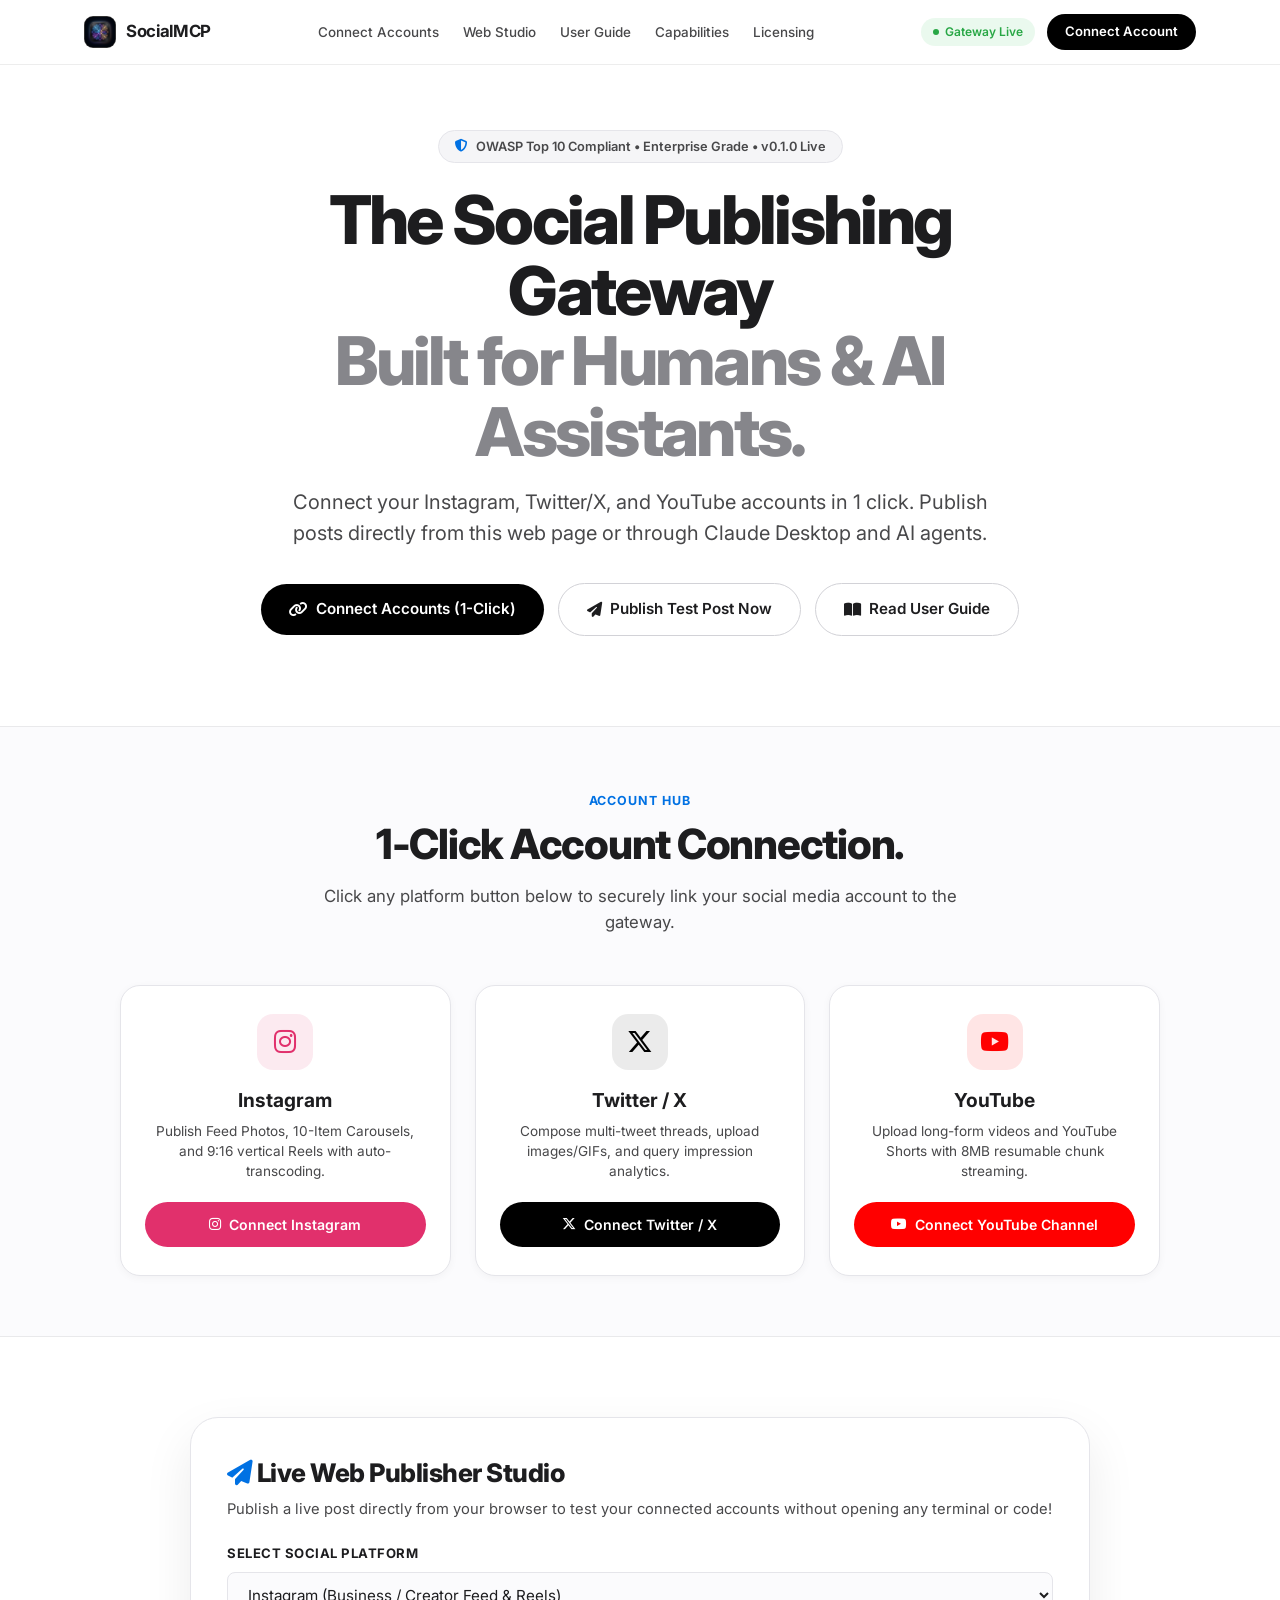
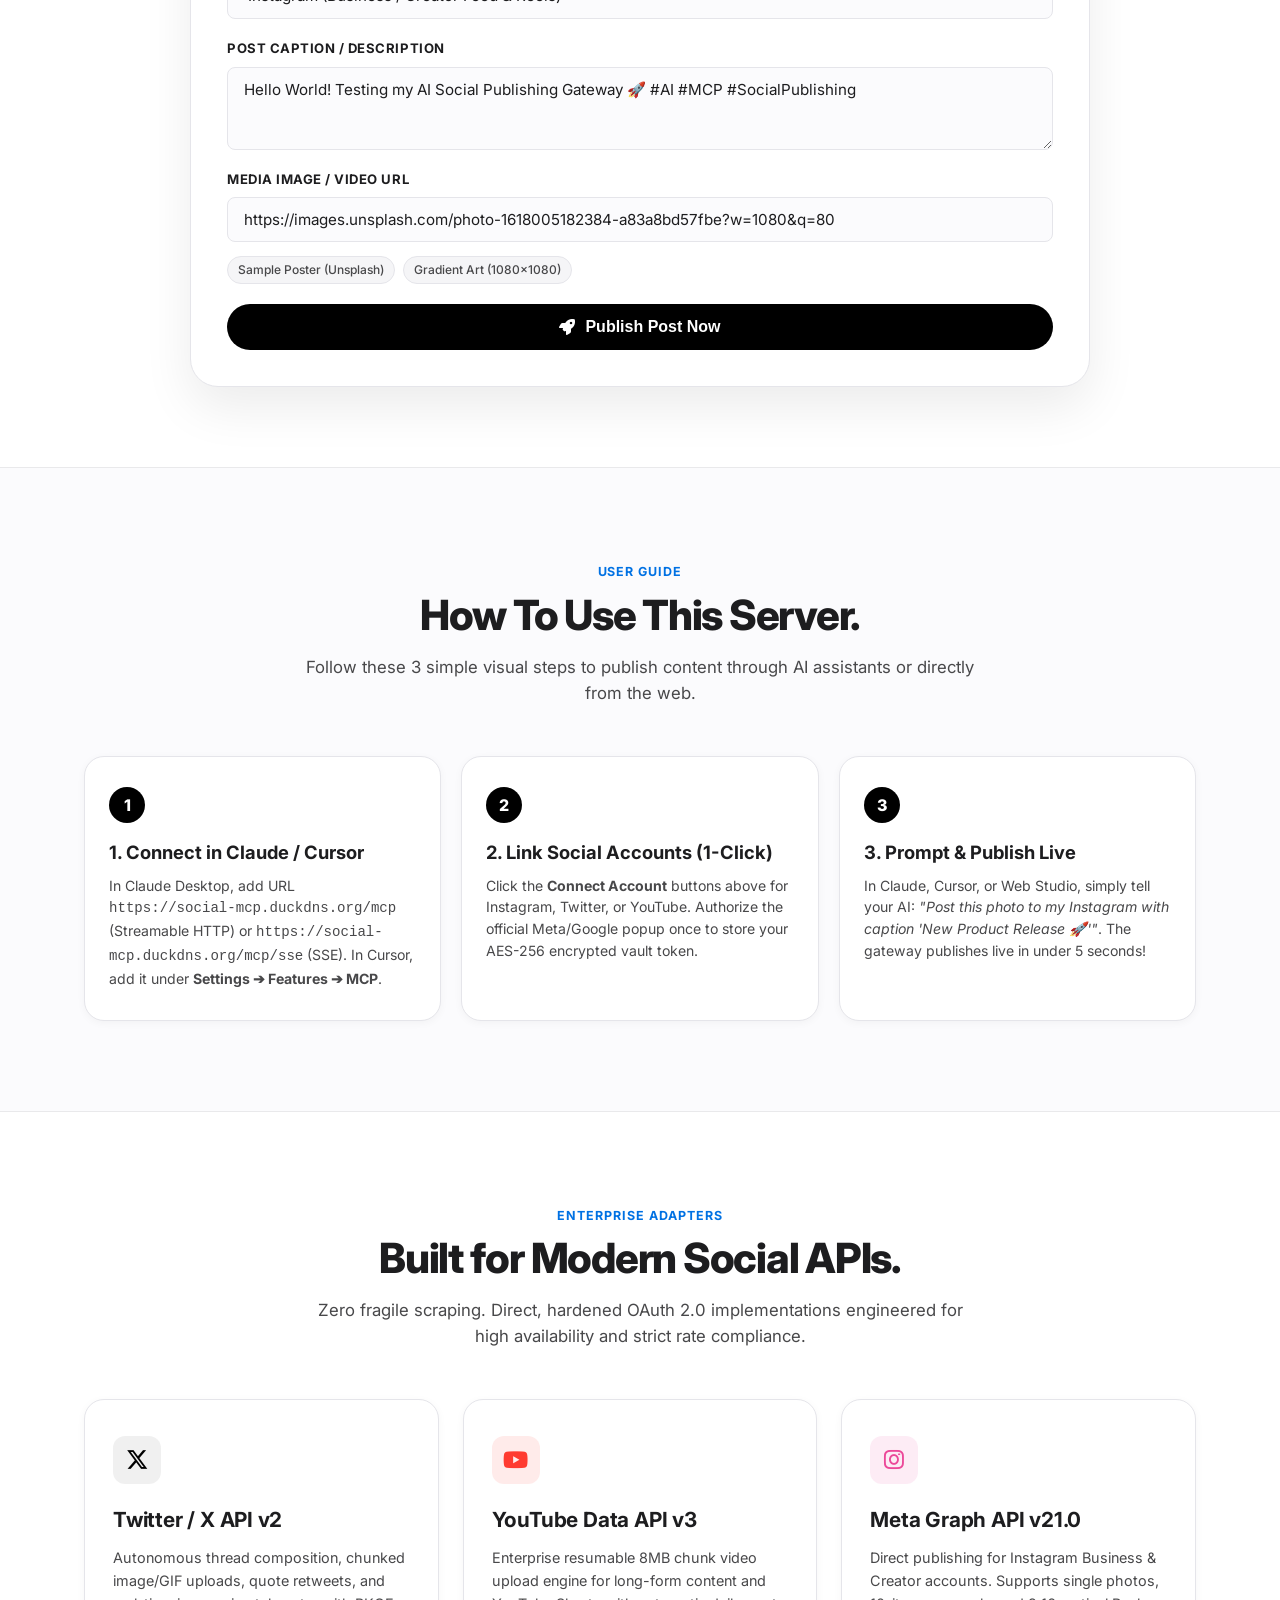
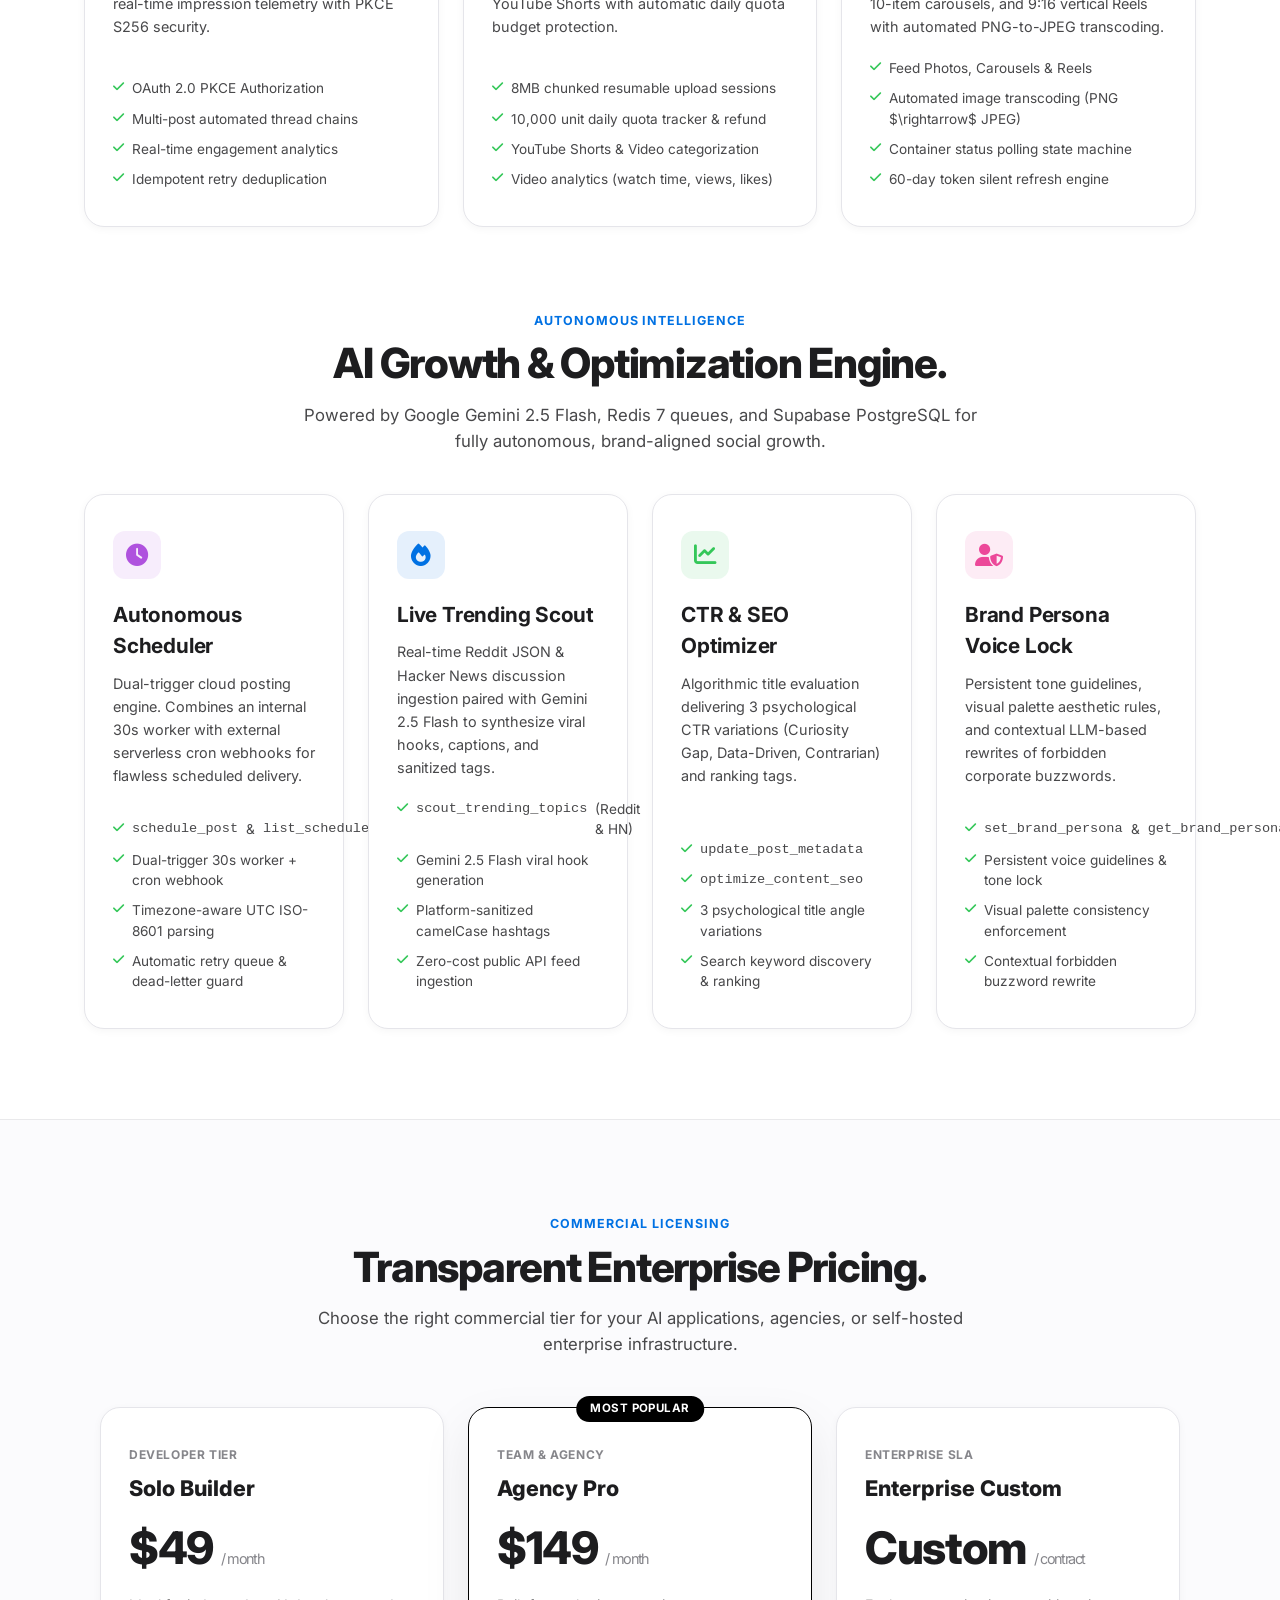
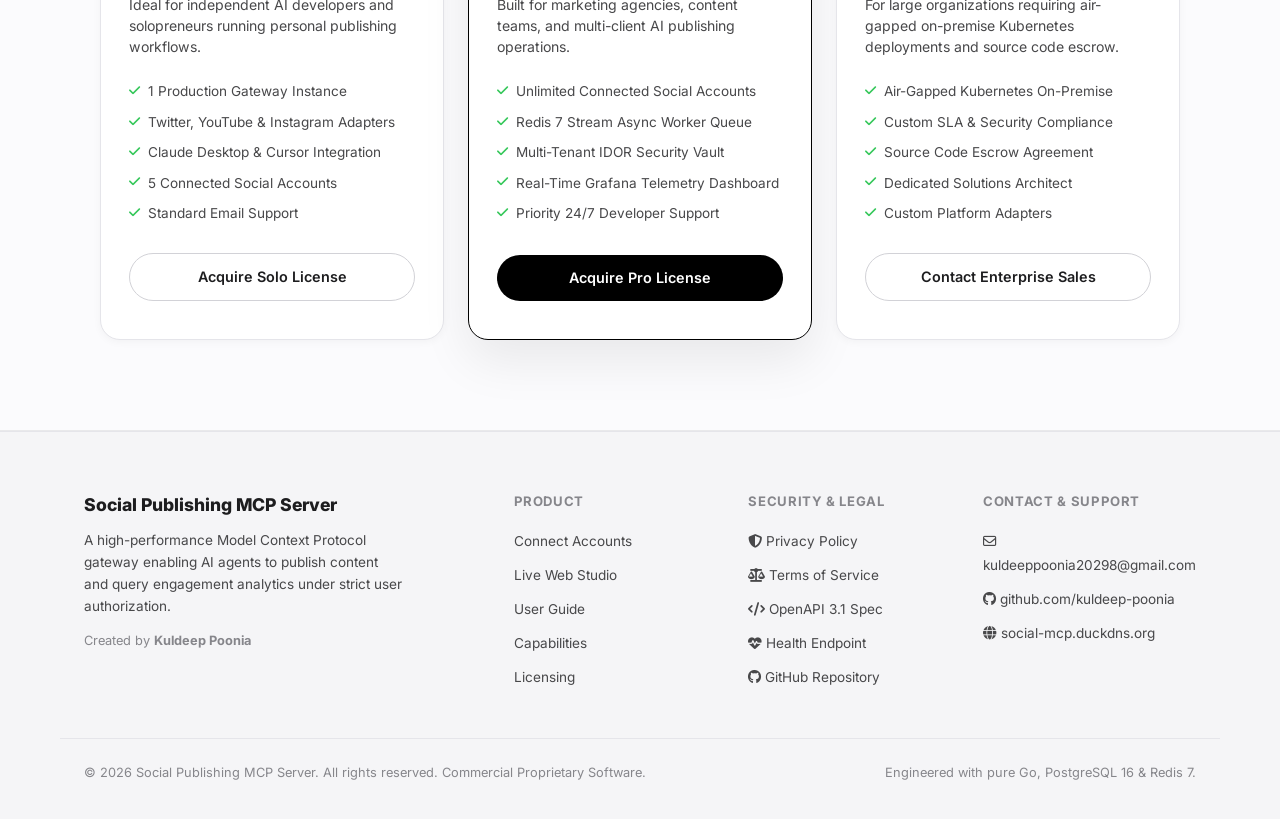
<file: index.html>
<!DOCTYPE html>
<html lang="en">
<head>
  <meta charset="UTF-8">
  <meta name="viewport" content="width=device-width, initial-scale=1.0">
  <title>Social Publishing & Analytics MCP Server — The Enterprise AI Gateway</title>
  <meta name="description" content="A hardened, commercial Model Context Protocol gateway enabling AI assistants (Claude Desktop, Cursor, ChatGPT) to securely publish content and analyze metrics on Twitter/X, YouTube, and Instagram.">
  <meta name="author" content="Kuldeep Poonia">

  <!-- Favicons and OpenGraph Icons -->
  <link rel="icon" type="image/svg+xml" href="/favicon.svg">
  <link rel="icon" type="image/png" href="/favicon.png">
  <link rel="apple-touch-icon" href="/apple-touch-icon.png">
  <meta property="og:image" content="https://social-mcp.duckdns.org/logo.png">
  <meta property="og:title" content="Social Publishing MCP Server">
  <meta property="og:description" content="Hardened Model Context Protocol gateway for Twitter, YouTube, and Instagram.">

  <!-- Google Fonts: Inter Display & JetBrains Mono -->
  <link rel="preconnect" href="https://fonts.googleapis.com">
  <link rel="preconnect" href="https://fonts.gstatic.com" crossorigin>
  <link href="https://fonts.googleapis.com/css2?family=Inter:wght@300;400;500;600;700;800;900&family=JetBrains+Mono:wght@400;500;600&display=swap" rel="stylesheet">
  
  <!-- FontAwesome 6 -->
  <link rel="stylesheet" href="https://cdnjs.cloudflare.com/ajax/libs/font-awesome/6.5.1/css/all.min.css">
  
  <style>
    /* ==========================================================================
       Social Publishing MCP Server — Apple Light Minimalist Design System
       ========================================================================== */
    :root {
      --bg-pure: #ffffff;
      --bg-light: #fbfbfd;
      --bg-secondary: #f5f5f7;
      --bg-card: #ffffff;
      --bg-glass: rgba(255, 255, 255, 0.90);
      
      --border-light: rgba(0, 0, 0, 0.07);
      --border-subtle: #e5e5ea;
      --border-strong: #d2d2d7;
      
      --text-main: #1d1d1f;
      --text-secondary: #48484a;
      --text-muted: #86868b;
      
      --apple-blue: #0071e3;
      --apple-blue-hover: #0077ed;
      --apple-green: #34c759;
      --apple-red: #ff3b30;
      --apple-purple: #af52de;
      
      --font-sans: 'Inter', -apple-system, BlinkMacSystemFont, 'SF Pro Display', 'Segoe UI', Roboto, sans-serif;
      --font-mono: 'JetBrains Mono', 'SF Mono', Menlo, Consolas, monospace;
      
      --radius-capsule: 9999px;
      --radius-sm: 8px;
      --radius-md: 14px;
      --radius-lg: 20px;
      --radius-xl: 28px;
      
      --shadow-sm: 0 2px 8px rgba(0, 0, 0, 0.04);
      --shadow-md: 0 8px 24px rgba(0, 0, 0, 0.06);
      --shadow-lg: 0 20px 50px rgba(0, 0, 0, 0.08);
      
      --ease-apple: cubic-bezier(0.16, 1, 0.3, 1);
    }

    *, *::before, *::after {
      box-sizing: border-box;
      margin: 0;
      padding: 0;
    }

    html {
      scroll-behavior: smooth;
      font-size: 16px;
      background-color: var(--bg-pure);
      color: var(--text-main);
      font-family: var(--font-sans);
      overflow-x: hidden;
      -webkit-font-smoothing: antialiased;
      -moz-osx-font-smoothing: grayscale;
    }

    body {
      position: relative;
      min-height: 100vh;
      line-height: 1.5;
      background: var(--bg-pure);
      color: var(--text-main);
    }

    .container {
      width: 100%;
      max-width: 1160px;
      margin: 0 auto;
      padding: 0 24px;
    }

    /* Apple Frosted Navbar */
    .navbar-wrapper {
      position: fixed;
      top: 0;
      left: 0;
      width: 100%;
      z-index: 1000;
      background: var(--bg-glass);
      backdrop-filter: blur(20px) saturate(180%);
      -webkit-backdrop-filter: blur(20px) saturate(180%);
      border-bottom: 1px solid var(--border-light);
    }

    .navbar {
      display: flex;
      align-items: center;
      justify-content: space-between;
      height: 64px;
    }

    .brand-logo {
      display: flex;
      align-items: center;
      gap: 10px;
      text-decoration: none;
      color: var(--text-main);
      font-size: 1.05rem;
      font-weight: 700;
      letter-spacing: -0.02em;
    }

    .logo-mark {
      width: 32px;
      height: 32px;
      border-radius: 9px;
      background: #000;
      color: #fff;
      display: flex;
      align-items: center;
      justify-content: center;
      font-size: 0.95rem;
    }

    .nav-menu {
      display: flex;
      align-items: center;
      gap: 24px;
    }

    .nav-menu a {
      text-decoration: none;
      color: var(--text-secondary);
      font-size: 0.84rem;
      font-weight: 500;
      transition: color 0.2s var(--ease-apple);
    }

    .nav-menu a:hover {
      color: var(--text-main);
    }

    .nav-right {
      display: flex;
      align-items: center;
      gap: 12px;
    }

    .nav-status-badge {
      display: inline-flex;
      align-items: center;
      gap: 6px;
      padding: 5px 12px;
      background: rgba(52, 199, 89, 0.1);
      color: #28a745;
      font-size: 0.75rem;
      font-weight: 600;
      border-radius: var(--radius-capsule);
      text-decoration: none;
    }

    .pulse-dot {
      width: 6px;
      height: 6px;
      border-radius: 50%;
      background: #28a745;
      animation: pulse 2s infinite;
    }

    @keyframes pulse {
      0% { opacity: 1; transform: scale(1); }
      50% { opacity: 0.4; transform: scale(1.2); }
      100% { opacity: 1; transform: scale(1); }
    }

    .nav-btn-primary {
      background: #000;
      color: #fff;
      text-decoration: none;
      font-size: 0.82rem;
      font-weight: 600;
      padding: 8px 18px;
      border-radius: var(--radius-capsule);
      transition: all 0.2s var(--ease-apple);
    }

    .nav-btn-primary:hover {
      background: #2c2c2e;
      transform: scale(1.02);
    }

    /* Hero Section */
    .hero-section {
      padding: 130px 24px 60px;
      display: flex;
      flex-direction: column;
      align-items: center;
      text-align: center;
      background: var(--bg-pure);
    }

    .hero-container {
      max-width: 880px;
      margin: 0 auto 30px;
    }

    .pill-announcement {
      display: inline-flex;
      align-items: center;
      gap: 8px;
      padding: 6px 16px;
      border-radius: var(--radius-capsule);
      background: var(--bg-secondary);
      border: 1px solid var(--border-subtle);
      font-size: 0.8rem;
      font-weight: 600;
      color: var(--text-secondary);
      margin-bottom: 22px;
    }

    .hero-title {
      font-size: 4.2rem;
      font-weight: 800;
      letter-spacing: -0.04em;
      line-height: 1.05;
      margin-bottom: 20px;
      color: var(--text-main);
    }

    .hero-subtitle-dim {
      color: var(--text-muted);
    }

    .hero-description {
      font-size: 1.25rem;
      color: var(--text-secondary);
      line-height: 1.55;
      max-width: 740px;
      margin: 0 auto 34px;
      font-weight: 400;
    }

    .hero-cta-group {
      display: flex;
      align-items: center;
      justify-content: center;
      gap: 14px;
      flex-wrap: wrap;
    }

    .btn-apple-black {
      display: inline-flex;
      align-items: center;
      gap: 8px;
      background: #000;
      color: #fff;
      font-size: 0.95rem;
      font-weight: 600;
      padding: 14px 28px;
      border-radius: var(--radius-capsule);
      text-decoration: none;
      transition: all 0.2s var(--ease-apple);
    }

    .btn-apple-black:hover {
      background: #2a2a2e;
      transform: translateY(-2px);
      box-shadow: var(--shadow-md);
    }

    .btn-apple-outline {
      display: inline-flex;
      align-items: center;
      gap: 8px;
      background: #fff;
      color: var(--text-main);
      border: 1px solid var(--border-strong);
      font-size: 0.95rem;
      font-weight: 600;
      padding: 14px 28px;
      border-radius: var(--radius-capsule);
      text-decoration: none;
      transition: all 0.2s var(--ease-apple);
    }

    .btn-apple-outline:hover {
      background: var(--bg-secondary);
      border-color: #a1a1a6;
      transform: translateY(-2px);
    }

    /* Live 1-Click Connect Hub */
    .connect-hub-section {
      padding: 60px 24px;
      background: var(--bg-light);
      border-top: 1px solid var(--border-light);
      border-bottom: 1px solid var(--border-light);
    }

    .hub-grid {
      display: grid;
      grid-template-columns: repeat(3, 1fr);
      gap: 24px;
      max-width: 1040px;
      margin: 0 auto;
    }

    .hub-card {
      background: #ffffff;
      border: 1px solid var(--border-subtle);
      border-radius: var(--radius-lg);
      padding: 28px 24px;
      box-shadow: var(--shadow-sm);
      display: flex;
      flex-direction: column;
      align-items: center;
      text-align: center;
      transition: all 0.25s var(--ease-apple);
    }

    .hub-card:hover {
      transform: translateY(-4px);
      box-shadow: var(--shadow-md);
    }

    .hub-icon {
      width: 56px;
      height: 56px;
      border-radius: 16px;
      display: flex;
      align-items: center;
      justify-content: center;
      font-size: 1.6rem;
      margin-bottom: 16px;
    }

    .hub-title {
      font-size: 1.2rem;
      font-weight: 700;
      margin-bottom: 6px;
    }

    .hub-desc {
      font-size: 0.85rem;
      color: var(--text-secondary);
      margin-bottom: 20px;
      line-height: 1.5;
    }

    .btn-connect-hub {
      width: 100%;
      display: inline-flex;
      align-items: center;
      justify-content: center;
      gap: 8px;
      padding: 12px 18px;
      border-radius: var(--radius-capsule);
      font-size: 0.88rem;
      font-weight: 600;
      text-decoration: none;
      transition: all 0.2s var(--ease-apple);
    }

    .btn-connect-hub.ig { background: #e1306c; color: #fff; }
    .btn-connect-hub.ig:hover { background: #c1275b; }
    .btn-connect-hub.x { background: #000; color: #fff; }
    .btn-connect-hub.x:hover { background: #2a2a2e; }
    .btn-connect-hub.yt { background: #ff0000; color: #fff; }
    .btn-connect-hub.yt:hover { background: #d90000; }

    /* Web Studio Direct Publisher */
    .studio-section {
      padding: 80px 24px;
    }

    .studio-box {
      max-width: 900px;
      margin: 0 auto;
      background: #ffffff;
      border: 1px solid var(--border-subtle);
      border-radius: var(--radius-xl);
      padding: 36px;
      box-shadow: var(--shadow-lg);
    }

    .studio-header {
      margin-bottom: 24px;
    }

    .studio-header h3 {
      font-size: 1.6rem;
      font-weight: 800;
      letter-spacing: -0.02em;
      margin-bottom: 6px;
    }

    .studio-header p {
      font-size: 0.92rem;
      color: var(--text-secondary);
    }

    .studio-form {
      display: flex;
      flex-direction: column;
      gap: 20px;
    }

    .form-group {
      display: flex;
      flex-direction: column;
      gap: 8px;
    }

    .form-label {
      font-size: 0.82rem;
      font-weight: 700;
      color: var(--text-main);
      text-transform: uppercase;
      letter-spacing: 0.04em;
    }

    .form-input, .form-textarea, .form-select {
      width: 100%;
      padding: 12px 16px;
      border: 1px solid var(--border-subtle);
      border-radius: var(--radius-sm);
      font-family: var(--font-sans);
      font-size: 0.95rem;
      color: var(--text-main);
      background: var(--bg-light);
      outline: none;
      transition: border-color 0.2s ease;
    }

    .form-input:focus, .form-textarea:focus, .form-select:focus {
      border-color: var(--apple-blue);
      background: #fff;
    }

    .preset-chips {
      display: flex;
      gap: 8px;
      margin-top: 6px;
      flex-wrap: wrap;
    }

    .preset-chip {
      font-size: 0.75rem;
      background: var(--bg-secondary);
      border: 1px solid var(--border-subtle);
      padding: 4px 10px;
      border-radius: var(--radius-capsule);
      cursor: pointer;
      color: var(--text-secondary);
      font-weight: 500;
    }

    .preset-chip:hover {
      background: #e5e5ea;
      color: var(--text-main);
    }

    .btn-publish-live {
      background: #000;
      color: #fff;
      border: none;
      padding: 14px 28px;
      border-radius: var(--radius-capsule);
      font-size: 1rem;
      font-weight: 600;
      cursor: pointer;
      display: inline-flex;
      align-items: center;
      justify-content: center;
      gap: 10px;
      transition: all 0.2s var(--ease-apple);
    }

    .btn-publish-live:hover {
      background: #2c2c2e;
      transform: translateY(-2px);
    }

    .publish-result-box {
      margin-top: 20px;
      padding: 16px 20px;
      border-radius: var(--radius-md);
      display: none;
      font-size: 0.9rem;
    }

    .publish-result-box.success {
      background: rgba(52, 199, 89, 0.1);
      border: 1px solid #34c759;
      color: #1b5e20;
      display: block;
    }

    .publish-result-box.error {
      background: rgba(255, 59, 48, 0.1);
      border: 1px solid #ff3b30;
      color: #b71c1c;
      display: block;
    }

    /* Section Headings */
    .section-block {
      padding: 90px 24px;
    }

    .section-block.alt-bg {
      background: var(--bg-light);
      border-top: 1px solid var(--border-light);
      border-bottom: 1px solid var(--border-light);
    }

    .section-header {
      max-width: 680px;
      margin: 0 auto 50px;
      text-align: center;
    }

    .section-eyebrow {
      display: inline-block;
      font-size: 0.78rem;
      font-weight: 700;
      text-transform: uppercase;
      letter-spacing: 0.08em;
      color: var(--apple-blue);
      margin-bottom: 10px;
    }

    .section-title {
      font-size: 2.6rem;
      font-weight: 800;
      letter-spacing: -0.03em;
      line-height: 1.15;
      margin-bottom: 14px;
      color: var(--text-main);
    }

    .section-desc {
      font-size: 1.05rem;
      color: var(--text-secondary);
      line-height: 1.55;
    }

    /* Capabilities Cards Grid */
    .cards-grid-3 {
      display: grid;
      grid-template-columns: repeat(3, 1fr);
      gap: 24px;
    }

    .feature-card {
      background: #ffffff;
      border: 1px solid var(--border-subtle);
      border-radius: var(--radius-lg);
      padding: 36px 28px;
      box-shadow: var(--shadow-sm);
      transition: all 0.25s var(--ease-apple);
      display: flex;
      flex-direction: column;
    }

    .feature-card:hover {
      transform: translateY(-4px);
      box-shadow: var(--shadow-md);
      border-color: var(--border-strong);
    }

    .feature-icon-wrapper {
      width: 48px;
      height: 48px;
      border-radius: 12px;
      display: flex;
      align-items: center;
      justify-content: center;
      font-size: 1.4rem;
      margin-bottom: 20px;
    }

    .icon-x { background: rgba(0, 0, 0, 0.06); color: #000; }
    .icon-yt { background: rgba(255, 59, 48, 0.1); color: #ff3b30; }
    .icon-ig { background: rgba(236, 72, 153, 0.1); color: #ec4899; }
    .icon-sec { background: rgba(0, 113, 227, 0.1); color: var(--apple-blue); }
    .icon-db { background: rgba(52, 199, 89, 0.1); color: var(--apple-green); }
    .icon-queue { background: rgba(175, 82, 222, 0.1); color: var(--apple-purple); }

    .feature-name {
      font-size: 1.3rem;
      font-weight: 700;
      margin-bottom: 10px;
      letter-spacing: -0.01em;
    }

    .feature-summary {
      font-size: 0.9rem;
      color: var(--text-secondary);
      line-height: 1.6;
      margin-bottom: 20px;
      flex-grow: 1;
    }

    .feature-list {
      list-style: none;
      display: flex;
      flex-direction: column;
      gap: 10px;
    }

    .feature-list li {
      font-size: 0.85rem;
      color: var(--text-secondary);
      display: flex;
      align-items: flex-start;
      gap: 8px;
    }

    .feature-list li i {
      color: var(--apple-green);
      margin-top: 3px;
      font-size: 0.8rem;
    }

    /* Visual User Guide Steps */
    .guide-tabs-wrapper {
      max-width: 960px;
      margin: 0 auto;
    }

    .guide-steps-grid {
      display: grid;
      grid-template-columns: repeat(3, 1fr);
      gap: 20px;
      margin-top: 30px;
    }

    .step-card-box {
      background: #ffffff;
      border: 1px solid var(--border-subtle);
      border-radius: var(--radius-lg);
      padding: 30px 24px;
      box-shadow: var(--shadow-sm);
      position: relative;
    }

    .step-number {
      width: 36px;
      height: 36px;
      border-radius: 50%;
      background: #000;
      color: #fff;
      display: flex;
      align-items: center;
      justify-content: center;
      font-size: 1rem;
      font-weight: 800;
      margin-bottom: 16px;
    }

    .step-card-title {
      font-size: 1.15rem;
      font-weight: 700;
      margin-bottom: 8px;
    }

    .step-card-desc {
      font-size: 0.88rem;
      color: var(--text-secondary);
      line-height: 1.55;
    }

    /* Pricing Section */
    .pricing-grid {
      display: grid;
      grid-template-columns: repeat(3, 1fr);
      gap: 24px;
      max-width: 1080px;
      margin: 0 auto;
    }

    .pricing-card {
      background: #ffffff;
      border: 1px solid var(--border-subtle);
      border-radius: var(--radius-lg);
      padding: 38px 28px;
      display: flex;
      flex-direction: column;
      position: relative;
      box-shadow: var(--shadow-sm);
      transition: all 0.25s var(--ease-apple);
    }

    .pricing-card:hover {
      transform: translateY(-4px);
      box-shadow: var(--shadow-md);
    }

    .pricing-card.popular {
      border-color: #000;
      box-shadow: var(--shadow-lg);
    }

    .popular-tag {
      position: absolute;
      top: -12px;
      left: 50%;
      transform: translateX(-50%);
      background: #000;
      color: #fff;
      font-size: 0.72rem;
      font-weight: 700;
      text-transform: uppercase;
      padding: 4px 14px;
      border-radius: var(--radius-capsule);
      letter-spacing: 0.04em;
    }

    .tier-badge {
      font-size: 0.75rem;
      font-weight: 700;
      text-transform: uppercase;
      color: var(--text-muted);
      letter-spacing: 0.05em;
      margin-bottom: 8px;
    }

    .tier-name {
      font-size: 1.35rem;
      font-weight: 800;
      margin-bottom: 10px;
    }

    .tier-price {
      font-size: 2.8rem;
      font-weight: 800;
      letter-spacing: -0.03em;
      margin-bottom: 12px;
      color: var(--text-main);
    }

    .tier-price span {
      font-size: 0.9rem;
      font-weight: 400;
      color: var(--text-muted);
    }

    .tier-info {
      font-size: 0.88rem;
      color: var(--text-secondary);
      margin-bottom: 24px;
      min-height: 42px;
    }

    .tier-features {
      list-style: none;
      display: flex;
      flex-direction: column;
      gap: 10px;
      margin-bottom: 30px;
      flex-grow: 1;
    }

    .tier-features li {
      font-size: 0.85rem;
      color: var(--text-secondary);
      display: flex;
      align-items: center;
      gap: 8px;
    }

    .tier-features li i {
      color: var(--apple-green);
      font-size: 0.8rem;
    }

    .btn-buy-tier {
      display: inline-flex;
      align-items: center;
      justify-content: center;
      background: #000;
      color: #fff;
      text-decoration: none;
      font-size: 0.9rem;
      font-weight: 600;
      padding: 12px 20px;
      border-radius: var(--radius-capsule);
      transition: all 0.2s var(--ease-apple);
    }

    .btn-buy-tier:hover {
      background: #2a2a2e;
    }

    .btn-buy-tier.outline {
      background: #fff;
      color: var(--text-main);
      border: 1px solid var(--border-strong);
    }

    .btn-buy-tier.outline:hover {
      background: var(--bg-secondary);
    }

    /* Footer */
    .footer {
      background: var(--bg-secondary);
      border-top: 1px solid var(--border-subtle);
      padding: 60px 24px 40px;
    }

    .footer-grid {
      display: grid;
      grid-template-columns: 2fr 1fr 1fr 1fr;
      gap: 40px;
      margin-bottom: 50px;
    }

    .footer-brand h4 {
      font-size: 1.1rem;
      font-weight: 800;
      margin-bottom: 12px;
    }

    .footer-brand p {
      font-size: 0.85rem;
      color: var(--text-secondary);
      line-height: 1.6;
      max-width: 320px;
    }

    .footer-col h5 {
      font-size: 0.82rem;
      font-weight: 700;
      text-transform: uppercase;
      letter-spacing: 0.05em;
      color: var(--text-muted);
      margin-bottom: 16px;
    }

    .footer-links {
      list-style: none;
      display: flex;
      flex-direction: column;
      gap: 10px;
    }

    .footer-links a {
      text-decoration: none;
      color: var(--text-secondary);
      font-size: 0.85rem;
      transition: color 0.2s ease;
    }

    .footer-links a:hover {
      color: var(--text-main);
    }

    .footer-bottom {
      border-top: 1px solid var(--border-subtle);
      padding-top: 24px;
      display: flex;
      align-items: center;
      justify-content: space-between;
      font-size: 0.8rem;
      color: var(--text-muted);
      flex-wrap: wrap;
      gap: 14px;
    }

    .toast {
      position: fixed;
      bottom: 24px;
      right: 24px;
      background: #000;
      color: #fff;
      padding: 12px 20px;
      border-radius: var(--radius-capsule);
      font-size: 0.85rem;
      font-weight: 600;
      display: flex;
      align-items: center;
      gap: 8px;
      box-shadow: var(--shadow-lg);
      transform: translateY(100px);
      opacity: 0;
      transition: all 0.3s var(--ease-apple);
      z-index: 9999;
    }

    .toast.show {
      transform: translateY(0);
      opacity: 1;
    }

    @media (max-width: 900px) {
      .hero-title { font-size: 2.8rem; }
      .cards-grid-3, .pricing-grid, .hub-grid, .guide-steps-grid, .footer-grid { grid-template-columns: 1fr; }
      .nav-menu { display: none; }
    }
  </style>
</head>
<body>

  <!-- Toast Notification -->
  <div id="toast" class="toast">
    <i class="fa-solid fa-circle-check" style="color: #34c759;"></i>
    <span id="toast-text">Configuration copied to clipboard!</span>
  </div>

  <!-- Navbar -->
  <header class="navbar-wrapper">
    <div class="container navbar">
      <a href="#" class="brand-logo">
        <img src="/logo.png" alt="Social MCP Logo" class="logo-mark" style="object-fit: cover; border: 1px solid rgba(255,255,255,0.2);">
        <span>Social<strong>MCP</strong></span>
      </a>

      <nav class="nav-menu">
        <a href="#connect-hub">Connect Accounts</a>
        <a href="#web-studio">Web Studio</a>
        <a href="#user-guide">User Guide</a>
        <a href="#capabilities">Capabilities</a>
        <a href="#pricing">Licensing</a>
      </nav>

      <div class="nav-right">
        <a href="https://social-mcp.duckdns.org/health" target="_blank" class="nav-status-badge">
          <span class="pulse-dot"></span> Gateway Live
        </a>
        <a href="#connect-hub" class="nav-btn-primary">Connect Account</a>
      </div>
    </div>
  </header>

  <main>
    <!-- Hero Section -->
    <section class="hero-section">
      <div class="container hero-container">
        <div class="pill-announcement">
          <i class="fa-solid fa-shield-halved" style="color: #0071e3;"></i>
          OWASP Top 10 Compliant • Enterprise Grade • v0.1.0 Live
        </div>

        <h1 class="hero-title">
          The Social Publishing Gateway <br>
          <span class="hero-subtitle-dim">Built for Humans & AI Assistants.</span>
        </h1>

        <p class="hero-description">
          Connect your Instagram, Twitter/X, and YouTube accounts in 1 click. Publish posts directly from this web page or through Claude Desktop and AI agents.
        </p>

        <div class="hero-cta-group">
          <a href="#connect-hub" class="btn-apple-black">
            <i class="fa-solid fa-link"></i> Connect Accounts (1-Click)
          </a>
          <a href="#web-studio" class="btn-apple-outline">
            <i class="fa-solid fa-paper-plane"></i> Publish Test Post Now
          </a>
          <a href="#user-guide" class="btn-apple-outline">
            <i class="fa-solid fa-book-open"></i> Read User Guide
          </a>
        </div>
      </div>
    </section>

    <!-- 1-Click Social Account Connection Hub -->
    <section class="connect-hub-section" id="connect-hub">
      <div class="container">
        <div class="section-header">
          <span class="section-eyebrow">Account Hub</span>
          <h2 class="section-title">1-Click Account Connection.</h2>
          <p class="section-desc">Click any platform button below to securely link your social media account to the gateway.</p>
        </div>

        <div class="hub-grid">
          <!-- Instagram Card -->
          <div class="hub-card">
            <div class="hub-icon" style="background: rgba(225, 48, 108, 0.1); color: #e1306c;">
              <i class="fa-brands fa-instagram"></i>
            </div>
            <h3 class="hub-title">Instagram</h3>
            <p class="hub-desc">Publish Feed Photos, 10-Item Carousels, and 9:16 vertical Reels with auto-transcoding.</p>
            <a href="https://social-mcp.duckdns.org/auth/instagram/connect?user_id=kuldeep" target="_blank" class="btn-connect-hub ig">
              <i class="fa-brands fa-instagram"></i> Connect Instagram
            </a>
          </div>

          <!-- Twitter / X Card -->
          <div class="hub-card">
            <div class="hub-icon" style="background: rgba(0, 0, 0, 0.08); color: #000;">
              <i class="fa-brands fa-x-twitter"></i>
            </div>
            <h3 class="hub-title">Twitter / X</h3>
            <p class="hub-desc">Compose multi-tweet threads, upload images/GIFs, and query impression analytics.</p>
            <a href="https://social-mcp.duckdns.org/auth/twitter/connect?user_id=kuldeep" target="_blank" class="btn-connect-hub x">
              <i class="fa-brands fa-x-twitter"></i> Connect Twitter / X
            </a>
          </div>

          <!-- YouTube Card -->
          <div class="hub-card">
            <div class="hub-icon" style="background: rgba(255, 0, 0, 0.1); color: #ff0000;">
              <i class="fa-brands fa-youtube"></i>
            </div>
            <h3 class="hub-title">YouTube</h3>
            <p class="hub-desc">Upload long-form videos and YouTube Shorts with 8MB resumable chunk streaming.</p>
            <a href="https://social-mcp.duckdns.org/auth/youtube/connect?user_id=kuldeep" target="_blank" class="btn-connect-hub yt">
              <i class="fa-brands fa-youtube"></i> Connect YouTube Channel
            </a>
          </div>
        </div>
      </div>
    </section>

    <!-- Web Studio Direct Publisher (Test in Browser) -->
    <section class="studio-section" id="web-studio">
      <div class="container">
        <div class="studio-box">
          <div class="studio-header">
            <h3><i class="fa-solid fa-paper-plane" style="color: #0071e3;"></i> Live Web Publisher Studio</h3>
            <p>Publish a live post directly from your browser to test your connected accounts without opening any terminal or code!</p>
          </div>

          <form class="studio-form" onsubmit="handleLiveWebPublish(event)">
            <div class="form-group">
              <label class="form-label">Select Social Platform</label>
              <select id="pub-platform" class="form-select">
                <option value="instagram">Instagram (Business / Creator Feed & Reels)</option>
                <option value="twitter">Twitter / X (Tweet & Thread)</option>
                <option value="youtube">YouTube (Video Upload / Shorts)</option>
              </select>
            </div>

            <div class="form-group">
              <label class="form-label">Post Caption / Description</label>
              <textarea id="pub-content" class="form-textarea" rows="3" placeholder="Enter caption, description, and hashtags...">Hello World! Testing my AI Social Publishing Gateway 🚀 #AI #MCP #SocialPublishing</textarea>
            </div>

            <div class="form-group">
              <label class="form-label">Media Image / Video URL</label>
              <input type="text" id="pub-media" class="form-input" value="https://images.unsplash.com/photo-1618005182384-a83a8bd57fbe?w=1080&q=80" placeholder="https://example.com/image.jpg">
              <div class="preset-chips">
                <span class="preset-chip" onclick="setPresetMedia('https://images.unsplash.com/photo-1618005182384-a83a8bd57fbe?w=1080&q=80')">Sample Poster (Unsplash)</span>
                <span class="preset-chip" onclick="setPresetMedia('https://images.unsplash.com/photo-1579546929518-9e396f3cc809?w=1080&q=80')">Gradient Art (1080x1080)</span>
              </div>
            </div>

            <button type="submit" id="btn-submit-post" class="btn-publish-live">
              <i class="fa-solid fa-rocket"></i> Publish Post Now
            </button>

            <!-- Result Box -->
            <div id="pub-result-box" class="publish-result-box"></div>
          </form>
        </div>
      </div>
    </section>

    <!-- Visual User Guide Section -->
    <section class="section-block alt-bg" id="user-guide">
      <div class="container">
        <div class="section-header">
          <span class="section-eyebrow">User Guide</span>
          <h2 class="section-title">How To Use This Server.</h2>
          <p class="section-desc">Follow these 3 simple visual steps to publish content through AI assistants or directly from the web.</p>
        </div>

        <div class="guide-steps-grid">
          <div class="step-card-box">
            <div class="step-number">1</div>
            <h4 class="step-card-title">1. Connect in Claude / Cursor</h4>
            <p class="step-card-desc">In Claude Desktop, add URL <code>https://social-mcp.duckdns.org/mcp</code> (Streamable HTTP) or <code>https://social-mcp.duckdns.org/mcp/sse</code> (SSE). In Cursor, add it under <strong>Settings ➔ Features ➔ MCP</strong>.</p>
          </div>

          <div class="step-card-box">
            <div class="step-number">2</div>
            <h4 class="step-card-title">2. Link Social Accounts (1-Click)</h4>
            <p class="step-card-desc">Click the <strong>Connect Account</strong> buttons above for Instagram, Twitter, or YouTube. Authorize the official Meta/Google popup once to store your AES-256 encrypted vault token.</p>
          </div>

          <div class="step-card-box">
            <div class="step-number">3</div>
            <h4 class="step-card-title">3. Prompt & Publish Live</h4>
            <p class="step-card-desc">In Claude, Cursor, or Web Studio, simply tell your AI: <em>"Post this photo to my Instagram with caption 'New Product Release 🚀'"</em>. The gateway publishes live in under 5 seconds!</p>
          </div>
        </div>
      </div>
    </section>

    <!-- Capabilities Section -->
    <section class="section-block" id="capabilities">
      <div class="container">
        <div class="section-header">
          <span class="section-eyebrow">Enterprise Adapters</span>
          <h2 class="section-title">Built for Modern Social APIs.</h2>
          <p class="section-desc">Zero fragile scraping. Direct, hardened OAuth 2.0 implementations engineered for high availability and strict rate compliance.</p>
        </div>

        <div class="cards-grid-3">
          <!-- Twitter / X -->
          <div class="feature-card">
            <div class="feature-icon-wrapper icon-x">
              <i class="fa-brands fa-x-twitter"></i>
            </div>
            <h3 class="feature-name">Twitter / X API v2</h3>
            <p class="feature-summary">Autonomous thread composition, chunked image/GIF uploads, quote retweets, and real-time impression telemetry with PKCE S256 security.</p>
            <ul class="feature-list">
              <li><i class="fa-solid fa-check"></i> OAuth 2.0 PKCE Authorization</li>
              <li><i class="fa-solid fa-check"></i> Multi-post automated thread chains</li>
              <li><i class="fa-solid fa-check"></i> Real-time engagement analytics</li>
              <li><i class="fa-solid fa-check"></i> Idempotent retry deduplication</li>
            </ul>
          </div>

          <!-- YouTube -->
          <div class="feature-card">
            <div class="feature-icon-wrapper icon-yt">
              <i class="fa-brands fa-youtube"></i>
            </div>
            <h3 class="feature-name">YouTube Data API v3</h3>
            <p class="feature-summary">Enterprise resumable 8MB chunk video upload engine for long-form content and YouTube Shorts with automatic daily quota budget protection.</p>
            <ul class="feature-list">
              <li><i class="fa-solid fa-check"></i> 8MB chunked resumable upload sessions</li>
              <li><i class="fa-solid fa-check"></i> 10,000 unit daily quota tracker & refund</li>
              <li><i class="fa-solid fa-check"></i> YouTube Shorts & Video categorization</li>
              <li><i class="fa-solid fa-check"></i> Video analytics (watch time, views, likes)</li>
            </ul>
          </div>

          <!-- Instagram -->
          <div class="feature-card">
            <div class="feature-icon-wrapper icon-ig">
              <i class="fa-brands fa-instagram"></i>
            </div>
            <h3 class="feature-name">Meta Graph API v21.0</h3>
            <p class="feature-summary">Direct publishing for Instagram Business & Creator accounts. Supports single photos, 10-item carousels, and 9:16 vertical Reels with automated PNG-to-JPEG transcoding.</p>
            <ul class="feature-list">
              <li><i class="fa-solid fa-check"></i> Feed Photos, Carousels & Reels</li>
              <li><i class="fa-solid fa-check"></i> Automated image transcoding (PNG $\rightarrow$ JPEG)</li>
              <li><i class="fa-solid fa-check"></i> Container status polling state machine</li>
              <li><i class="fa-solid fa-check"></i> 60-day token silent refresh engine</li>
            </ul>
          </div>
        </div>

        <!-- Advanced AI Growth Subsystems -->
        <div class="section-header" style="margin-top: 80px; margin-bottom: 40px;">
          <span class="section-eyebrow">Autonomous Intelligence</span>
          <h2 class="section-title">AI Growth & Optimization Engine.</h2>
          <p class="section-desc">Powered by Google Gemini 2.5 Flash, Redis 7 queues, and Supabase PostgreSQL for fully autonomous, brand-aligned social growth.</p>
        </div>

        <div class="cards-grid-3" style="grid-template-columns: repeat(auto-fit, minmax(260px, 1fr));">
          <!-- Autonomous Scheduling -->
          <div class="feature-card">
            <div class="feature-icon-wrapper icon-queue">
              <i class="fa-solid fa-clock"></i>
            </div>
            <h3 class="feature-name">Autonomous Scheduler</h3>
            <p class="feature-summary">Dual-trigger cloud posting engine. Combines an internal 30s worker with external serverless cron webhooks for flawless scheduled delivery.</p>
            <ul class="feature-list">
              <li><i class="fa-solid fa-check"></i> <code>schedule_post</code> & <code>list_scheduled_posts</code></li>
              <li><i class="fa-solid fa-check"></i> Dual-trigger 30s worker + cron webhook</li>
              <li><i class="fa-solid fa-check"></i> Timezone-aware UTC ISO-8601 parsing</li>
              <li><i class="fa-solid fa-check"></i> Automatic retry queue & dead-letter guard</li>
            </ul>
          </div>

          <!-- Live Trending Scout -->
          <div class="feature-card">
            <div class="feature-icon-wrapper icon-sec">
              <i class="fa-solid fa-fire"></i>
            </div>
            <h3 class="feature-name">Live Trending Scout</h3>
            <p class="feature-summary">Real-time Reddit JSON & Hacker News discussion ingestion paired with Gemini 2.5 Flash to synthesize viral hooks, captions, and sanitized tags.</p>
            <ul class="feature-list">
              <li><i class="fa-solid fa-check"></i> <code>scout_trending_topics</code> (Reddit & HN)</li>
              <li><i class="fa-solid fa-check"></i> Gemini 2.5 Flash viral hook generation</li>
              <li><i class="fa-solid fa-check"></i> Platform-sanitized camelCase hashtags</li>
              <li><i class="fa-solid fa-check"></i> Zero-cost public API feed ingestion</li>
            </ul>
          </div>

          <!-- CTR & SEO Optimizer -->
          <div class="feature-card">
            <div class="feature-icon-wrapper icon-db">
              <i class="fa-solid fa-chart-line"></i>
            </div>
            <h3 class="feature-name">CTR & SEO Optimizer</h3>
            <p class="feature-summary">Algorithmic title evaluation delivering 3 psychological CTR variations (Curiosity Gap, Data-Driven, Contrarian) and ranking tags.</p>
            <ul class="feature-list">
              <li><i class="fa-solid fa-check"></i> <code>update_post_metadata</code></li>
              <li><i class="fa-solid fa-check"></i> <code>optimize_content_seo</code></li>
              <li><i class="fa-solid fa-check"></i> 3 psychological title angle variations</li>
              <li><i class="fa-solid fa-check"></i> Search keyword discovery & ranking</li>
            </ul>
          </div>

          <!-- Brand Persona Lock -->
          <div class="feature-card">
            <div class="feature-icon-wrapper icon-ig">
              <i class="fa-solid fa-user-shield"></i>
            </div>
            <h3 class="feature-name">Brand Persona Voice Lock</h3>
            <p class="feature-summary">Persistent tone guidelines, visual palette aesthetic rules, and contextual LLM-based rewrites of forbidden corporate buzzwords.</p>
            <ul class="feature-list">
              <li><i class="fa-solid fa-check"></i> <code>set_brand_persona</code> & <code>get_brand_persona</code></li>
              <li><i class="fa-solid fa-check"></i> Persistent voice guidelines & tone lock</li>
              <li><i class="fa-solid fa-check"></i> Visual palette consistency enforcement</li>
              <li><i class="fa-solid fa-check"></i> Contextual forbidden buzzword rewrite</li>
            </ul>
          </div>
        </div>
      </div>
    </section>

    <!-- Pricing & Commercial Licensing -->
    <section class="section-block alt-bg" id="pricing">
      <div class="container">
        <div class="section-header">
          <span class="section-eyebrow">Commercial Licensing</span>
          <h2 class="section-title">Transparent Enterprise Pricing.</h2>
          <p class="section-desc">Choose the right commercial tier for your AI applications, agencies, or self-hosted enterprise infrastructure.</p>
        </div>

        <div class="pricing-grid">
          <!-- Solo Developer -->
          <div class="pricing-card">
            <span class="tier-badge">Developer Tier</span>
            <h3 class="tier-name">Solo Builder</h3>
            <div class="tier-price">$49 <span>/ month</span></div>
            <p class="tier-info">Ideal for independent AI developers and solopreneurs running personal publishing workflows.</p>
            <ul class="tier-features">
              <li><i class="fa-solid fa-check"></i> 1 Production Gateway Instance</li>
              <li><i class="fa-solid fa-check"></i> Twitter, YouTube & Instagram Adapters</li>
              <li><i class="fa-solid fa-check"></i> Claude Desktop & Cursor Integration</li>
              <li><i class="fa-solid fa-check"></i> 5 Connected Social Accounts</li>
              <li><i class="fa-solid fa-check"></i> Standard Email Support</li>
            </ul>
            <a href="mailto:kuldeep.poonia.dev@gmail.com?subject=Solo%20License%20Inquiry%20-%20Social%20MCP" class="btn-buy-tier outline">Acquire Solo License</a>
          </div>

          <!-- Professional Team (Featured) -->
          <div class="pricing-card popular">
            <span class="popular-tag">Most Popular</span>
            <span class="tier-badge">Team & Agency</span>
            <h3 class="tier-name">Agency Pro</h3>
            <div class="tier-price">$149 <span>/ month</span></div>
            <p class="tier-info">Built for marketing agencies, content teams, and multi-client AI publishing operations.</p>
            <ul class="tier-features">
              <li><i class="fa-solid fa-check"></i> Unlimited Connected Social Accounts</li>
              <li><i class="fa-solid fa-check"></i> Redis 7 Stream Async Worker Queue</li>
              <li><i class="fa-solid fa-check"></i> Multi-Tenant IDOR Security Vault</li>
              <li><i class="fa-solid fa-check"></i> Real-Time Grafana Telemetry Dashboard</li>
              <li><i class="fa-solid fa-check"></i> Priority 24/7 Developer Support</li>
            </ul>
            <a href="mailto:kuldeep.poonia.dev@gmail.com?subject=Agency%20Pro%20License%20Inquiry%20-%20Social%20MCP" class="btn-buy-tier">Acquire Pro License</a>
          </div>

          <!-- Enterprise Custom -->
          <div class="pricing-card">
            <span class="tier-badge">Enterprise SLA</span>
            <h3 class="tier-name">Enterprise Custom</h3>
            <div class="tier-price">Custom <span>/ contract</span></div>
            <p class="tier-info">For large organizations requiring air-gapped on-premise Kubernetes deployments and source code escrow.</p>
            <ul class="tier-features">
              <li><i class="fa-solid fa-check"></i> Air-Gapped Kubernetes On-Premise</li>
              <li><i class="fa-solid fa-check"></i> Custom SLA & Security Compliance</li>
              <li><i class="fa-solid fa-check"></i> Source Code Escrow Agreement</li>
              <li><i class="fa-solid fa-check"></i> Dedicated Solutions Architect</li>
              <li><i class="fa-solid fa-check"></i> Custom Platform Adapters</li>
            </ul>
            <a href="mailto:kuldeep.poonia.dev@gmail.com?subject=Enterprise%20SLA%20Inquiry%20-%20Social%20MCP" class="btn-buy-tier outline">Contact Enterprise Sales</a>
          </div>
        </div>
      </div>
    </section>
  </main>

  <!-- Footer -->
  <footer class="footer">
    <div class="container footer-grid">
      <div class="footer-brand">
        <h4>Social Publishing MCP Server</h4>
        <p>A high-performance Model Context Protocol gateway enabling AI agents to publish content and query engagement analytics under strict user authorization.</p>
        <p style="margin-top: 14px; font-size: 0.8rem; color: var(--text-muted);">
          Created by <strong>Kuldeep Poonia</strong>
        </p>
      </div>

      <div class="footer-col">
        <h5>Product</h5>
        <ul class="footer-links">
          <li><a href="#connect-hub">Connect Accounts</a></li>
          <li><a href="#web-studio">Live Web Studio</a></li>
          <li><a href="#user-guide">User Guide</a></li>
          <li><a href="#capabilities">Capabilities</a></li>
          <li><a href="#pricing">Licensing</a></li>
        </ul>
      </div>

      <div class="footer-col">
        <h5>Security & Legal</h5>
        <ul class="footer-links">
          <li><a href="/privacy" target="_blank"><i class="fa-solid fa-shield-halved"></i> Privacy Policy</a></li>
          <li><a href="/terms" target="_blank"><i class="fa-solid fa-scale-balanced"></i> Terms of Service</a></li>
          <li><a href="/openapi.json" target="_blank"><i class="fa-solid fa-code"></i> OpenAPI 3.1 Spec</a></li>
          <li><a href="https://social-mcp.duckdns.org/health" target="_blank"><i class="fa-solid fa-heart-pulse"></i> Health Endpoint</a></li>
          <li><a href="https://github.com/kuldeep-poonia/social-publish-mcp-server" target="_blank"><i class="fa-brands fa-github"></i> GitHub Repository</a></li>
        </ul>
      </div>

      <div class="footer-col">
        <h5>Contact & Support</h5>
        <ul class="footer-links">
          <li><a href="mailto:kuldeeppoonia20298@gmail.com"><i class="fa-regular fa-envelope"></i> kuldeeppoonia20298@gmail.com</a></li>
          <li><a href="https://github.com/kuldeep-poonia" target="_blank"><i class="fa-brands fa-github"></i> github.com/kuldeep-poonia</a></li>
          <li><a href="https://social-mcp.duckdns.org" target="_blank"><i class="fa-solid fa-globe"></i> social-mcp.duckdns.org</a></li>
        </ul>
      </div>
    </div>

    <div class="container footer-bottom">
      <div>
        &copy; 2026 Social Publishing MCP Server. All rights reserved. Commercial Proprietary Software.
      </div>
      <div>
        Engineered with pure Go, PostgreSQL 16 & Redis 7.
      </div>
    </div>
  </footer>

  <script>
    function setPresetMedia(url) {
      document.getElementById('pub-media').value = url;
    }

    async function handleLiveWebPublish(e) {
      e.preventDefault();
      const platform = document.getElementById('pub-platform').value;
      const content = document.getElementById('pub-content').value;
      const media = document.getElementById('pub-media').value;
      const btn = document.getElementById('btn-submit-post');
      const resBox = document.getElementById('pub-result-box');

      btn.disabled = true;
      btn.innerHTML = '<i class="fa-solid fa-spinner fa-spin"></i> Publishing to ' + platform + '...';
      resBox.className = 'publish-result-box';
      resBox.style.display = 'none';

      try {
        const payload = {
          jsonrpc: "2.0",
          id: Date.now(),
          method: "tools/call",
          params: {
            name: "publish_post",
            arguments: {
              platform: platform,
              content: content,
              media_urls: media ? [media] : [],
              media_type: "IMAGE"
            }
          }
        };

        const res = await fetch("https://social-mcp.duckdns.org/mcp/rpc", {
          method: "POST",
          headers: {
            "Content-Type": "application/json",
            "Authorization": "Bearer eyJhbGciOiJIUzI1NiIsInR5cCI6IkpXVCJ9.eyJzdWIiOiJrdWxkZWVwIiwicm9sZSI6InVzZXIiLCJpYXQiOjE3ODc4MDkxMzEsImV4cCI6MTc4NzgxMDAzMX0.g1rahYJumfmFhrwbGGYn9iEqwwF8UFqIc1Ro4mal3VQ"
          },
          body: JSON.stringify(payload)
        });

        const data = await res.json();

        if (res.ok && data.result && !data.result.isError) {
          resBox.className = 'publish-result-box success';
          resBox.innerHTML = `<strong>🎉 Success! Post Published to ${platform.toUpperCase()}!</strong><br><pre style="margin-top:8px; font-family: monospace; font-size:0.8rem;">${JSON.stringify(data.result, null, 2)}</pre>`;
        } else {
          resBox.className = 'publish-result-box error';
          const errMsg = data.error ? data.error.message : (data.result ? JSON.stringify(data.result) : "Unknown Error");
          resBox.innerHTML = `<strong>⚠️ Publishing Error:</strong> ${errMsg}`;
        }
      } catch (err) {
        resBox.className = 'publish-result-box error';
        resBox.innerHTML = `<strong>⚠️ Network / Server Error:</strong> ${err.message}`;
      } finally {
        btn.disabled = false;
        btn.innerHTML = '<i class="fa-solid fa-rocket"></i> Publish Post Now';
      }
    }
  </script>
</body>
</html>
</file>
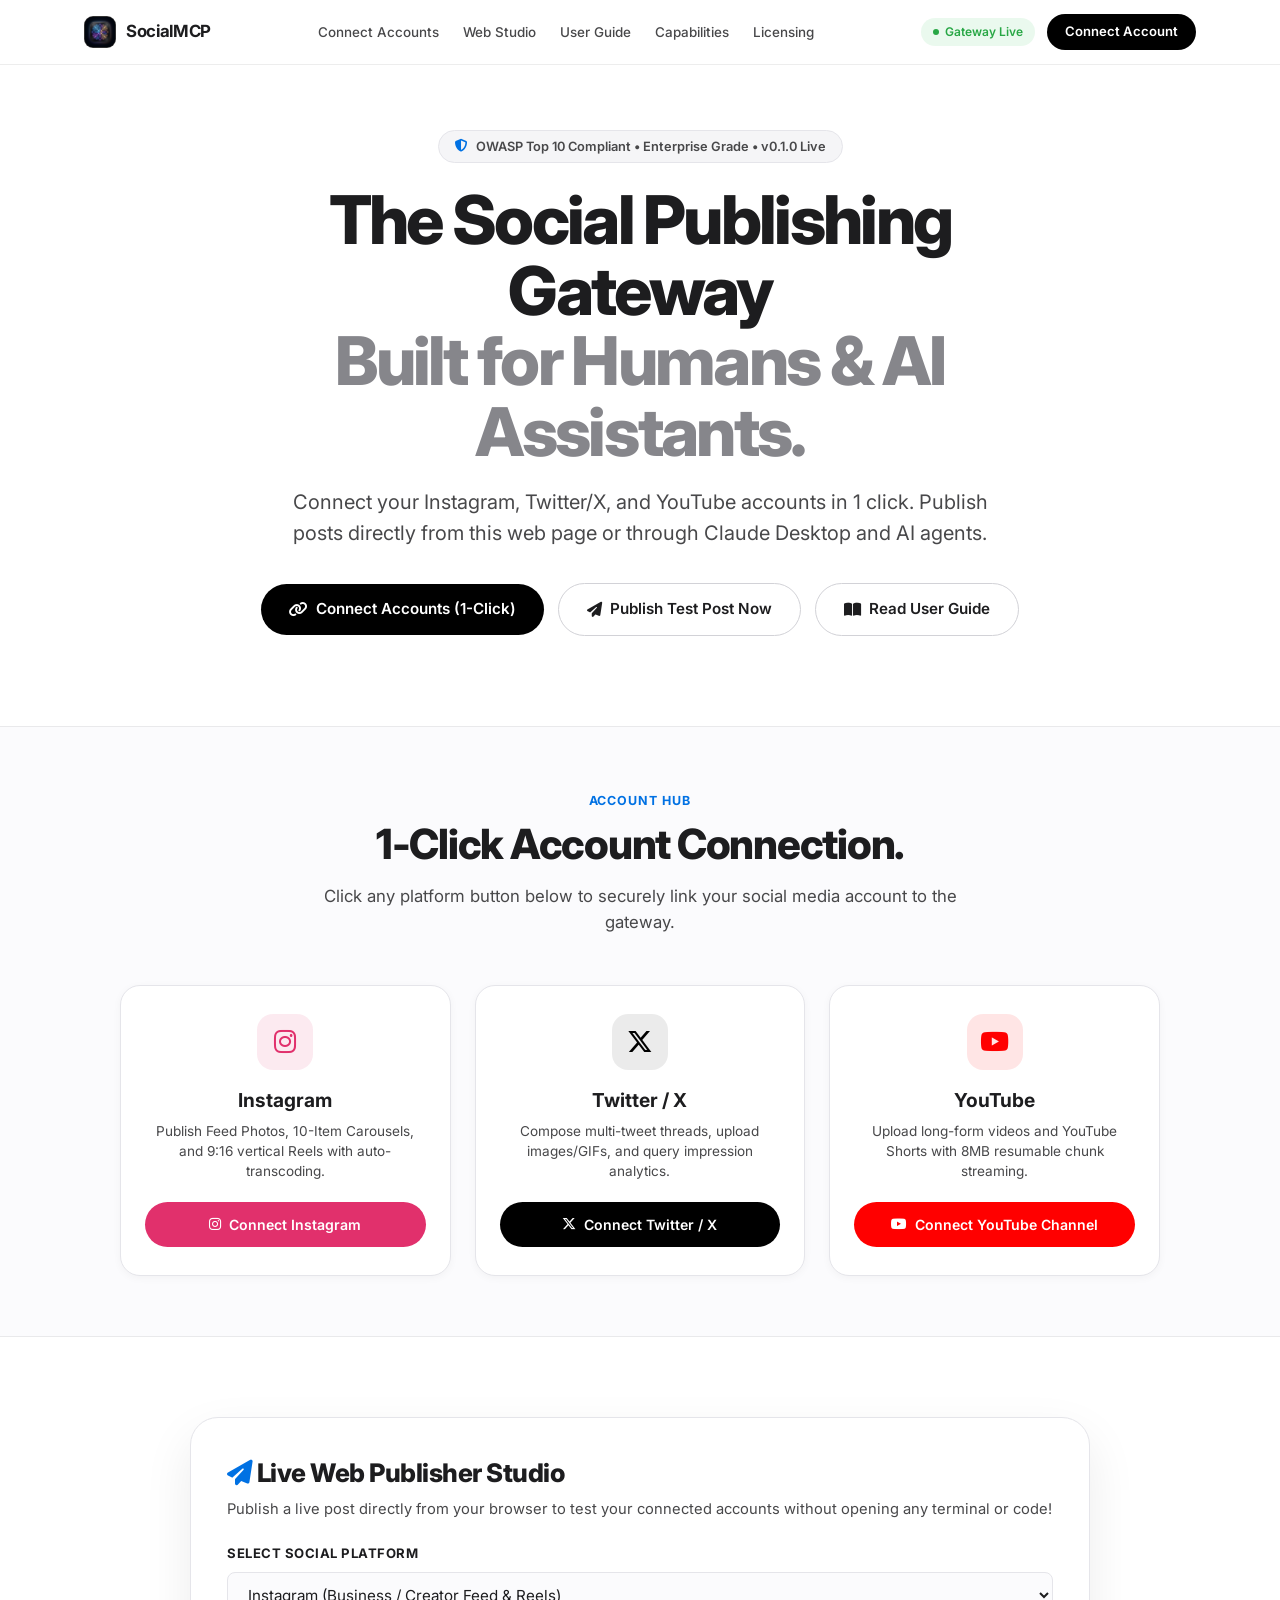
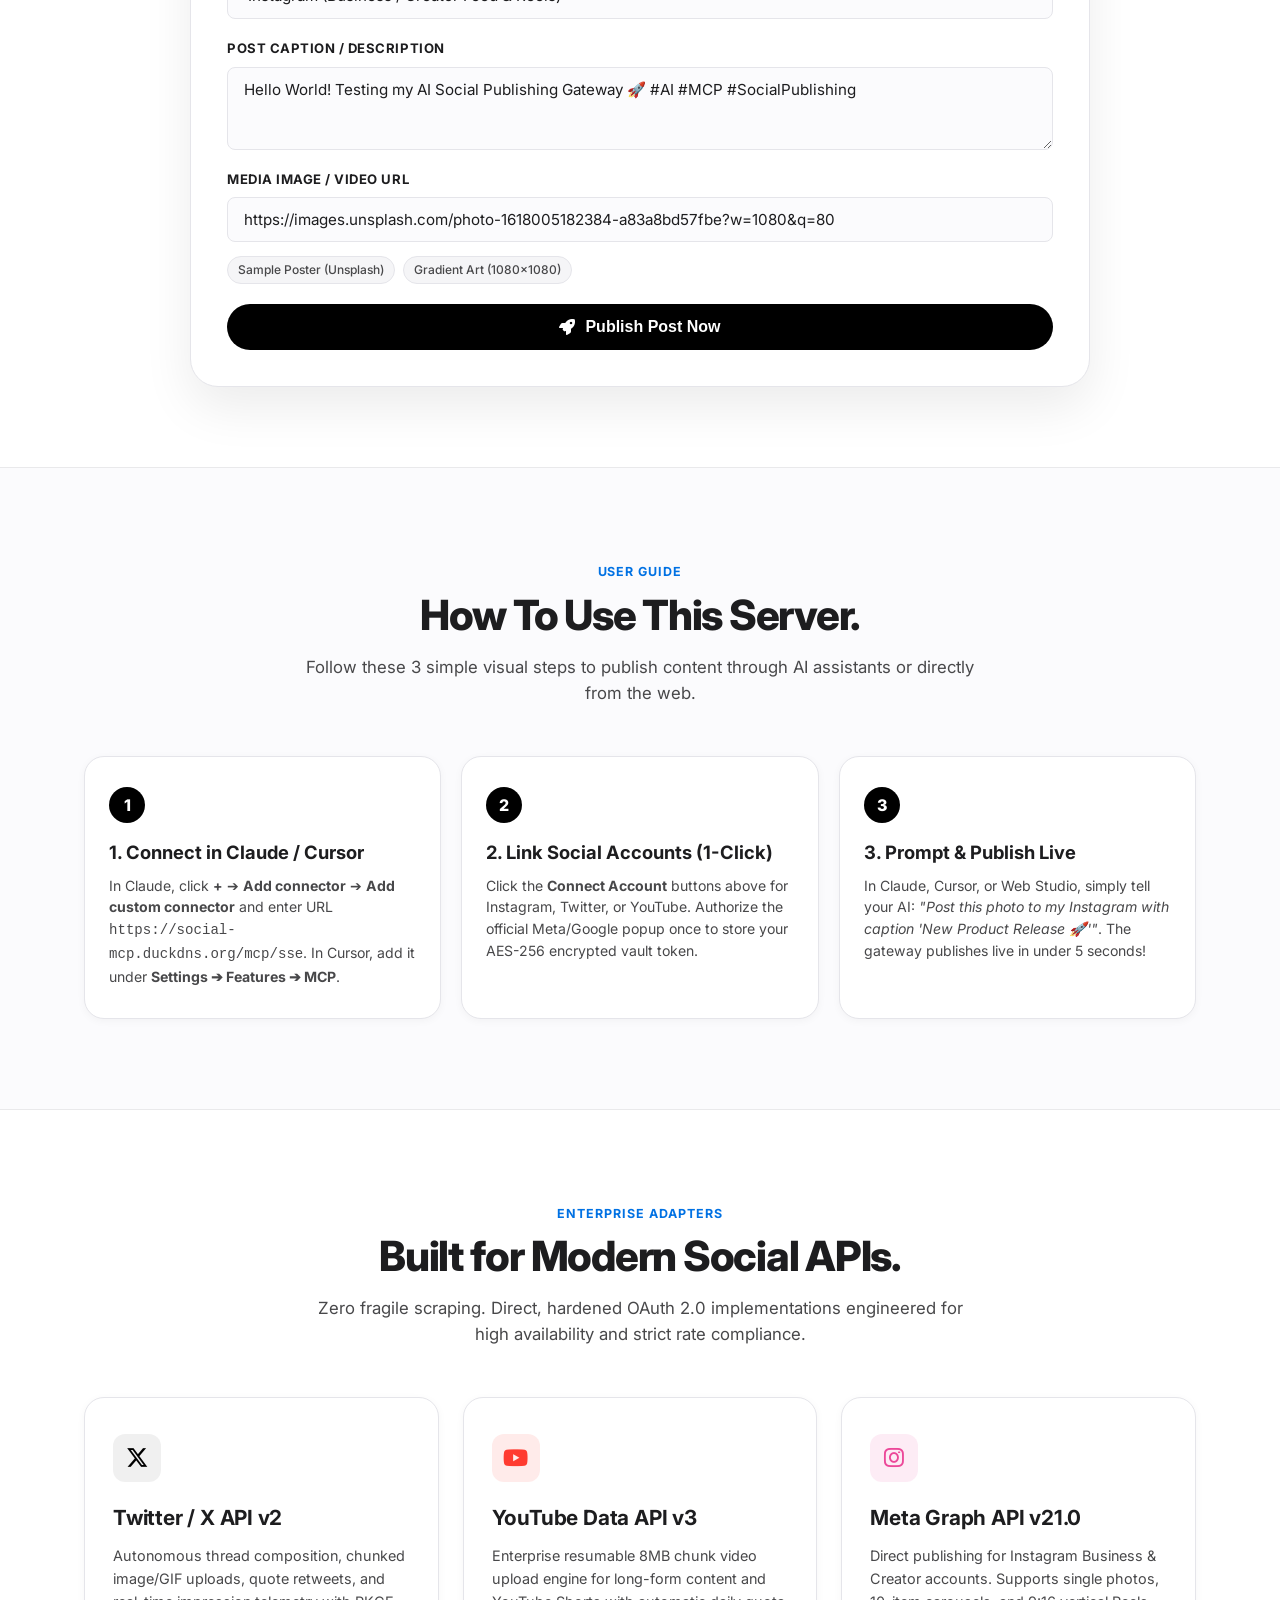
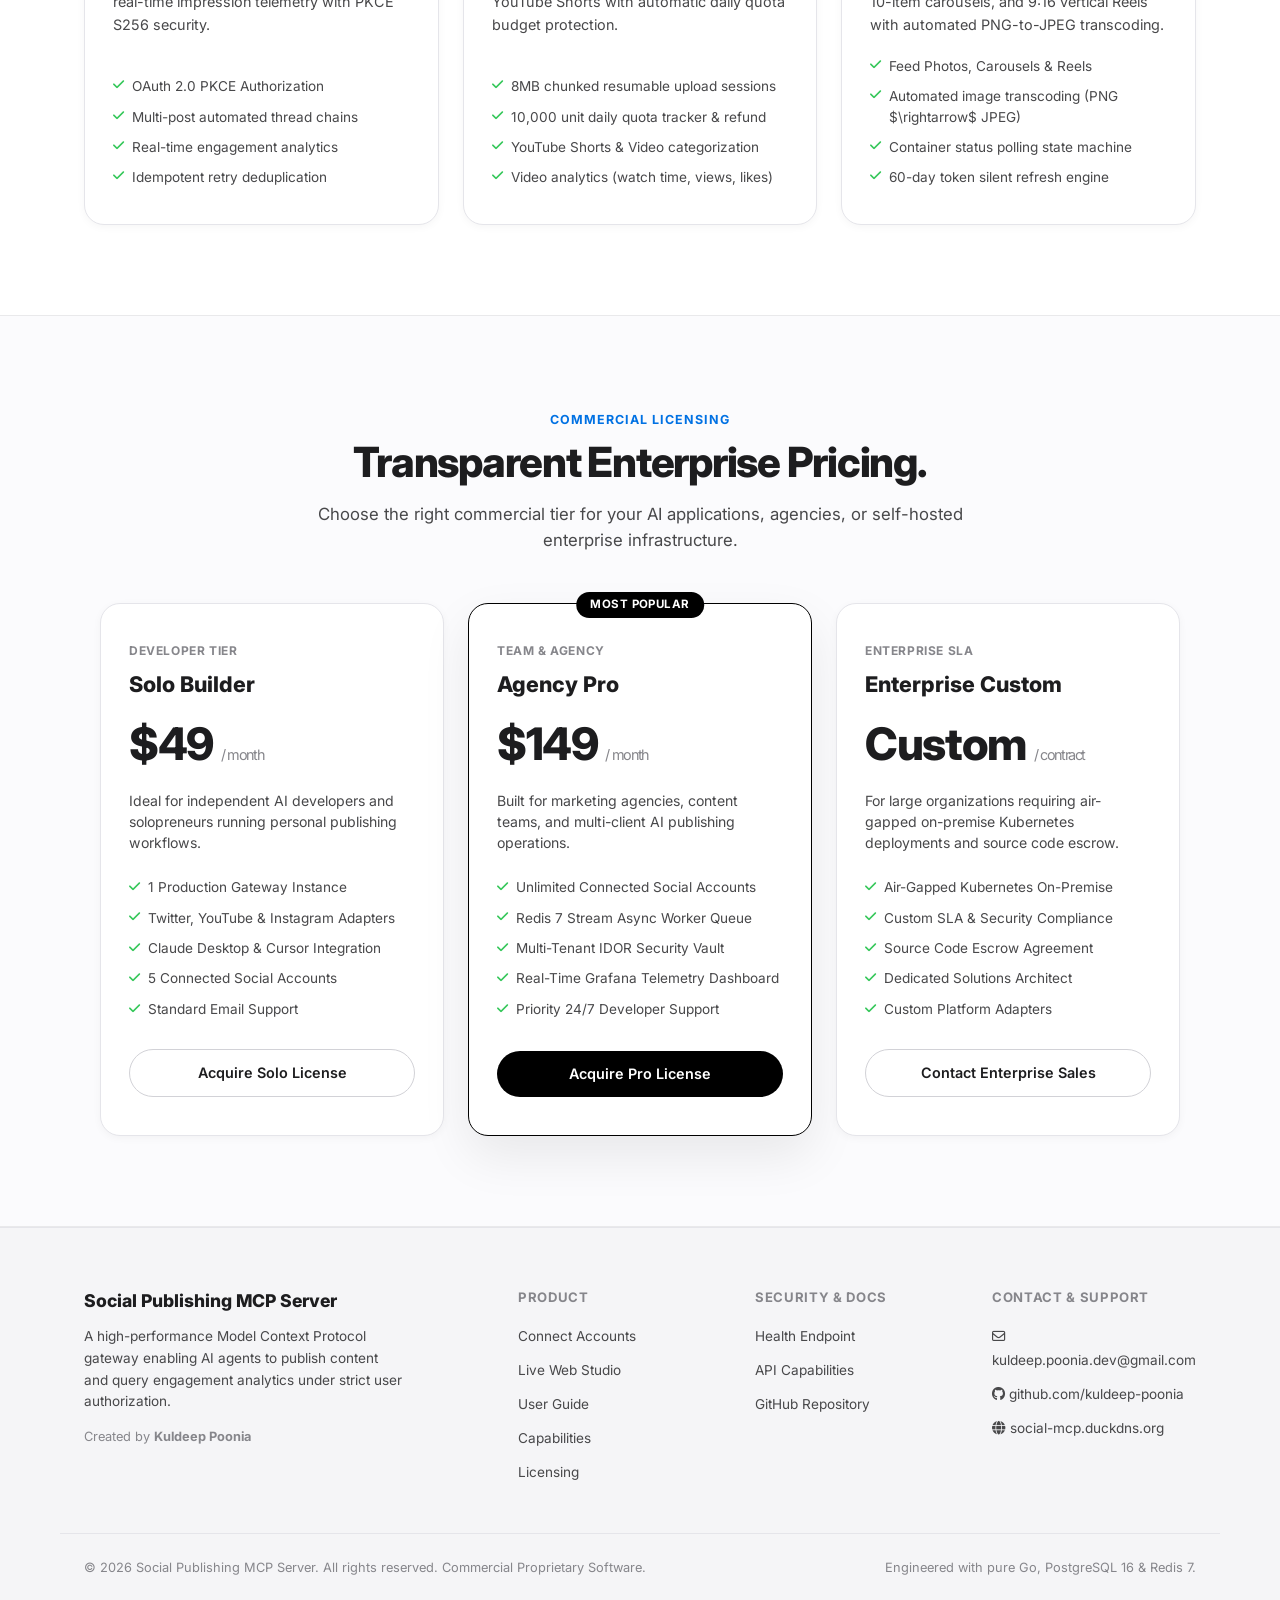
<file: web/index.html>
<!DOCTYPE html>
<html lang="en">
<head>
  <meta charset="UTF-8">
  <meta name="viewport" content="width=device-width, initial-scale=1.0">
  <title>Social Publishing & Analytics MCP Server — The Enterprise AI Gateway</title>
  <meta name="description" content="A hardened, commercial Model Context Protocol gateway enabling AI assistants (Claude Desktop, Cursor, ChatGPT) to securely publish content and analyze metrics on Twitter/X, YouTube, and Instagram.">
  <meta name="author" content="Kuldeep Poonia">

  <!-- Favicons and OpenGraph Icons -->
  <link rel="icon" type="image/svg+xml" href="/favicon.svg">
  <link rel="icon" type="image/png" href="/favicon.png">
  <link rel="apple-touch-icon" href="/apple-touch-icon.png">
  <meta property="og:image" content="https://social-mcp.duckdns.org/logo.png">
  <meta property="og:title" content="Social Publishing MCP Server">
  <meta property="og:description" content="Hardened Model Context Protocol gateway for Twitter, YouTube, and Instagram.">

  <!-- Google Fonts: Inter Display & JetBrains Mono -->
  <link rel="preconnect" href="https://fonts.googleapis.com">
  <link rel="preconnect" href="https://fonts.gstatic.com" crossorigin>
  <link href="https://fonts.googleapis.com/css2?family=Inter:wght@300;400;500;600;700;800;900&family=JetBrains+Mono:wght@400;500;600&display=swap" rel="stylesheet">
  
  <!-- FontAwesome 6 -->
  <link rel="stylesheet" href="https://cdnjs.cloudflare.com/ajax/libs/font-awesome/6.5.1/css/all.min.css">
  
  <style>
    /* ==========================================================================
       Social Publishing MCP Server — Apple Light Minimalist Design System
       ========================================================================== */
    :root {
      --bg-pure: #ffffff;
      --bg-light: #fbfbfd;
      --bg-secondary: #f5f5f7;
      --bg-card: #ffffff;
      --bg-glass: rgba(255, 255, 255, 0.90);
      
      --border-light: rgba(0, 0, 0, 0.07);
      --border-subtle: #e5e5ea;
      --border-strong: #d2d2d7;
      
      --text-main: #1d1d1f;
      --text-secondary: #48484a;
      --text-muted: #86868b;
      
      --apple-blue: #0071e3;
      --apple-blue-hover: #0077ed;
      --apple-green: #34c759;
      --apple-red: #ff3b30;
      --apple-purple: #af52de;
      
      --font-sans: 'Inter', -apple-system, BlinkMacSystemFont, 'SF Pro Display', 'Segoe UI', Roboto, sans-serif;
      --font-mono: 'JetBrains Mono', 'SF Mono', Menlo, Consolas, monospace;
      
      --radius-capsule: 9999px;
      --radius-sm: 8px;
      --radius-md: 14px;
      --radius-lg: 20px;
      --radius-xl: 28px;
      
      --shadow-sm: 0 2px 8px rgba(0, 0, 0, 0.04);
      --shadow-md: 0 8px 24px rgba(0, 0, 0, 0.06);
      --shadow-lg: 0 20px 50px rgba(0, 0, 0, 0.08);
      
      --ease-apple: cubic-bezier(0.16, 1, 0.3, 1);
    }

    *, *::before, *::after {
      box-sizing: border-box;
      margin: 0;
      padding: 0;
    }

    html {
      scroll-behavior: smooth;
      font-size: 16px;
      background-color: var(--bg-pure);
      color: var(--text-main);
      font-family: var(--font-sans);
      overflow-x: hidden;
      -webkit-font-smoothing: antialiased;
      -moz-osx-font-smoothing: grayscale;
    }

    body {
      position: relative;
      min-height: 100vh;
      line-height: 1.5;
      background: var(--bg-pure);
      color: var(--text-main);
    }

    .container {
      width: 100%;
      max-width: 1160px;
      margin: 0 auto;
      padding: 0 24px;
    }

    /* Apple Frosted Navbar */
    .navbar-wrapper {
      position: fixed;
      top: 0;
      left: 0;
      width: 100%;
      z-index: 1000;
      background: var(--bg-glass);
      backdrop-filter: blur(20px) saturate(180%);
      -webkit-backdrop-filter: blur(20px) saturate(180%);
      border-bottom: 1px solid var(--border-light);
    }

    .navbar {
      display: flex;
      align-items: center;
      justify-content: space-between;
      height: 64px;
    }

    .brand-logo {
      display: flex;
      align-items: center;
      gap: 10px;
      text-decoration: none;
      color: var(--text-main);
      font-size: 1.05rem;
      font-weight: 700;
      letter-spacing: -0.02em;
    }

    .logo-mark {
      width: 32px;
      height: 32px;
      border-radius: 9px;
      background: #000;
      color: #fff;
      display: flex;
      align-items: center;
      justify-content: center;
      font-size: 0.95rem;
    }

    .nav-menu {
      display: flex;
      align-items: center;
      gap: 24px;
    }

    .nav-menu a {
      text-decoration: none;
      color: var(--text-secondary);
      font-size: 0.84rem;
      font-weight: 500;
      transition: color 0.2s var(--ease-apple);
    }

    .nav-menu a:hover {
      color: var(--text-main);
    }

    .nav-right {
      display: flex;
      align-items: center;
      gap: 12px;
    }

    .nav-status-badge {
      display: inline-flex;
      align-items: center;
      gap: 6px;
      padding: 5px 12px;
      background: rgba(52, 199, 89, 0.1);
      color: #28a745;
      font-size: 0.75rem;
      font-weight: 600;
      border-radius: var(--radius-capsule);
      text-decoration: none;
    }

    .pulse-dot {
      width: 6px;
      height: 6px;
      border-radius: 50%;
      background: #28a745;
      animation: pulse 2s infinite;
    }

    @keyframes pulse {
      0% { opacity: 1; transform: scale(1); }
      50% { opacity: 0.4; transform: scale(1.2); }
      100% { opacity: 1; transform: scale(1); }
    }

    .nav-btn-primary {
      background: #000;
      color: #fff;
      text-decoration: none;
      font-size: 0.82rem;
      font-weight: 600;
      padding: 8px 18px;
      border-radius: var(--radius-capsule);
      transition: all 0.2s var(--ease-apple);
    }

    .nav-btn-primary:hover {
      background: #2c2c2e;
      transform: scale(1.02);
    }

    /* Hero Section */
    .hero-section {
      padding: 130px 24px 60px;
      display: flex;
      flex-direction: column;
      align-items: center;
      text-align: center;
      background: var(--bg-pure);
    }

    .hero-container {
      max-width: 880px;
      margin: 0 auto 30px;
    }

    .pill-announcement {
      display: inline-flex;
      align-items: center;
      gap: 8px;
      padding: 6px 16px;
      border-radius: var(--radius-capsule);
      background: var(--bg-secondary);
      border: 1px solid var(--border-subtle);
      font-size: 0.8rem;
      font-weight: 600;
      color: var(--text-secondary);
      margin-bottom: 22px;
    }

    .hero-title {
      font-size: 4.2rem;
      font-weight: 800;
      letter-spacing: -0.04em;
      line-height: 1.05;
      margin-bottom: 20px;
      color: var(--text-main);
    }

    .hero-subtitle-dim {
      color: var(--text-muted);
    }

    .hero-description {
      font-size: 1.25rem;
      color: var(--text-secondary);
      line-height: 1.55;
      max-width: 740px;
      margin: 0 auto 34px;
      font-weight: 400;
    }

    .hero-cta-group {
      display: flex;
      align-items: center;
      justify-content: center;
      gap: 14px;
      flex-wrap: wrap;
    }

    .btn-apple-black {
      display: inline-flex;
      align-items: center;
      gap: 8px;
      background: #000;
      color: #fff;
      font-size: 0.95rem;
      font-weight: 600;
      padding: 14px 28px;
      border-radius: var(--radius-capsule);
      text-decoration: none;
      transition: all 0.2s var(--ease-apple);
    }

    .btn-apple-black:hover {
      background: #2a2a2e;
      transform: translateY(-2px);
      box-shadow: var(--shadow-md);
    }

    .btn-apple-outline {
      display: inline-flex;
      align-items: center;
      gap: 8px;
      background: #fff;
      color: var(--text-main);
      border: 1px solid var(--border-strong);
      font-size: 0.95rem;
      font-weight: 600;
      padding: 14px 28px;
      border-radius: var(--radius-capsule);
      text-decoration: none;
      transition: all 0.2s var(--ease-apple);
    }

    .btn-apple-outline:hover {
      background: var(--bg-secondary);
      border-color: #a1a1a6;
      transform: translateY(-2px);
    }

    /* Live 1-Click Connect Hub */
    .connect-hub-section {
      padding: 60px 24px;
      background: var(--bg-light);
      border-top: 1px solid var(--border-light);
      border-bottom: 1px solid var(--border-light);
    }

    .hub-grid {
      display: grid;
      grid-template-columns: repeat(3, 1fr);
      gap: 24px;
      max-width: 1040px;
      margin: 0 auto;
    }

    .hub-card {
      background: #ffffff;
      border: 1px solid var(--border-subtle);
      border-radius: var(--radius-lg);
      padding: 28px 24px;
      box-shadow: var(--shadow-sm);
      display: flex;
      flex-direction: column;
      align-items: center;
      text-align: center;
      transition: all 0.25s var(--ease-apple);
    }

    .hub-card:hover {
      transform: translateY(-4px);
      box-shadow: var(--shadow-md);
    }

    .hub-icon {
      width: 56px;
      height: 56px;
      border-radius: 16px;
      display: flex;
      align-items: center;
      justify-content: center;
      font-size: 1.6rem;
      margin-bottom: 16px;
    }

    .hub-title {
      font-size: 1.2rem;
      font-weight: 700;
      margin-bottom: 6px;
    }

    .hub-desc {
      font-size: 0.85rem;
      color: var(--text-secondary);
      margin-bottom: 20px;
      line-height: 1.5;
    }

    .btn-connect-hub {
      width: 100%;
      display: inline-flex;
      align-items: center;
      justify-content: center;
      gap: 8px;
      padding: 12px 18px;
      border-radius: var(--radius-capsule);
      font-size: 0.88rem;
      font-weight: 600;
      text-decoration: none;
      transition: all 0.2s var(--ease-apple);
    }

    .btn-connect-hub.ig { background: #e1306c; color: #fff; }
    .btn-connect-hub.ig:hover { background: #c1275b; }
    .btn-connect-hub.x { background: #000; color: #fff; }
    .btn-connect-hub.x:hover { background: #2a2a2e; }
    .btn-connect-hub.yt { background: #ff0000; color: #fff; }
    .btn-connect-hub.yt:hover { background: #d90000; }

    /* Web Studio Direct Publisher */
    .studio-section {
      padding: 80px 24px;
    }

    .studio-box {
      max-width: 900px;
      margin: 0 auto;
      background: #ffffff;
      border: 1px solid var(--border-subtle);
      border-radius: var(--radius-xl);
      padding: 36px;
      box-shadow: var(--shadow-lg);
    }

    .studio-header {
      margin-bottom: 24px;
    }

    .studio-header h3 {
      font-size: 1.6rem;
      font-weight: 800;
      letter-spacing: -0.02em;
      margin-bottom: 6px;
    }

    .studio-header p {
      font-size: 0.92rem;
      color: var(--text-secondary);
    }

    .studio-form {
      display: flex;
      flex-direction: column;
      gap: 20px;
    }

    .form-group {
      display: flex;
      flex-direction: column;
      gap: 8px;
    }

    .form-label {
      font-size: 0.82rem;
      font-weight: 700;
      color: var(--text-main);
      text-transform: uppercase;
      letter-spacing: 0.04em;
    }

    .form-input, .form-textarea, .form-select {
      width: 100%;
      padding: 12px 16px;
      border: 1px solid var(--border-subtle);
      border-radius: var(--radius-sm);
      font-family: var(--font-sans);
      font-size: 0.95rem;
      color: var(--text-main);
      background: var(--bg-light);
      outline: none;
      transition: border-color 0.2s ease;
    }

    .form-input:focus, .form-textarea:focus, .form-select:focus {
      border-color: var(--apple-blue);
      background: #fff;
    }

    .preset-chips {
      display: flex;
      gap: 8px;
      margin-top: 6px;
      flex-wrap: wrap;
    }

    .preset-chip {
      font-size: 0.75rem;
      background: var(--bg-secondary);
      border: 1px solid var(--border-subtle);
      padding: 4px 10px;
      border-radius: var(--radius-capsule);
      cursor: pointer;
      color: var(--text-secondary);
      font-weight: 500;
    }

    .preset-chip:hover {
      background: #e5e5ea;
      color: var(--text-main);
    }

    .btn-publish-live {
      background: #000;
      color: #fff;
      border: none;
      padding: 14px 28px;
      border-radius: var(--radius-capsule);
      font-size: 1rem;
      font-weight: 600;
      cursor: pointer;
      display: inline-flex;
      align-items: center;
      justify-content: center;
      gap: 10px;
      transition: all 0.2s var(--ease-apple);
    }

    .btn-publish-live:hover {
      background: #2c2c2e;
      transform: translateY(-2px);
    }

    .publish-result-box {
      margin-top: 20px;
      padding: 16px 20px;
      border-radius: var(--radius-md);
      display: none;
      font-size: 0.9rem;
    }

    .publish-result-box.success {
      background: rgba(52, 199, 89, 0.1);
      border: 1px solid #34c759;
      color: #1b5e20;
      display: block;
    }

    .publish-result-box.error {
      background: rgba(255, 59, 48, 0.1);
      border: 1px solid #ff3b30;
      color: #b71c1c;
      display: block;
    }

    /* Section Headings */
    .section-block {
      padding: 90px 24px;
    }

    .section-block.alt-bg {
      background: var(--bg-light);
      border-top: 1px solid var(--border-light);
      border-bottom: 1px solid var(--border-light);
    }

    .section-header {
      max-width: 680px;
      margin: 0 auto 50px;
      text-align: center;
    }

    .section-eyebrow {
      display: inline-block;
      font-size: 0.78rem;
      font-weight: 700;
      text-transform: uppercase;
      letter-spacing: 0.08em;
      color: var(--apple-blue);
      margin-bottom: 10px;
    }

    .section-title {
      font-size: 2.6rem;
      font-weight: 800;
      letter-spacing: -0.03em;
      line-height: 1.15;
      margin-bottom: 14px;
      color: var(--text-main);
    }

    .section-desc {
      font-size: 1.05rem;
      color: var(--text-secondary);
      line-height: 1.55;
    }

    /* Capabilities Cards Grid */
    .cards-grid-3 {
      display: grid;
      grid-template-columns: repeat(3, 1fr);
      gap: 24px;
    }

    .feature-card {
      background: #ffffff;
      border: 1px solid var(--border-subtle);
      border-radius: var(--radius-lg);
      padding: 36px 28px;
      box-shadow: var(--shadow-sm);
      transition: all 0.25s var(--ease-apple);
      display: flex;
      flex-direction: column;
    }

    .feature-card:hover {
      transform: translateY(-4px);
      box-shadow: var(--shadow-md);
      border-color: var(--border-strong);
    }

    .feature-icon-wrapper {
      width: 48px;
      height: 48px;
      border-radius: 12px;
      display: flex;
      align-items: center;
      justify-content: center;
      font-size: 1.4rem;
      margin-bottom: 20px;
    }

    .icon-x { background: rgba(0, 0, 0, 0.06); color: #000; }
    .icon-yt { background: rgba(255, 59, 48, 0.1); color: #ff3b30; }
    .icon-ig { background: rgba(236, 72, 153, 0.1); color: #ec4899; }
    .icon-sec { background: rgba(0, 113, 227, 0.1); color: var(--apple-blue); }
    .icon-db { background: rgba(52, 199, 89, 0.1); color: var(--apple-green); }
    .icon-queue { background: rgba(175, 82, 222, 0.1); color: var(--apple-purple); }

    .feature-name {
      font-size: 1.3rem;
      font-weight: 700;
      margin-bottom: 10px;
      letter-spacing: -0.01em;
    }

    .feature-summary {
      font-size: 0.9rem;
      color: var(--text-secondary);
      line-height: 1.6;
      margin-bottom: 20px;
      flex-grow: 1;
    }

    .feature-list {
      list-style: none;
      display: flex;
      flex-direction: column;
      gap: 10px;
    }

    .feature-list li {
      font-size: 0.85rem;
      color: var(--text-secondary);
      display: flex;
      align-items: flex-start;
      gap: 8px;
    }

    .feature-list li i {
      color: var(--apple-green);
      margin-top: 3px;
      font-size: 0.8rem;
    }

    /* Visual User Guide Steps */
    .guide-tabs-wrapper {
      max-width: 960px;
      margin: 0 auto;
    }

    .guide-steps-grid {
      display: grid;
      grid-template-columns: repeat(3, 1fr);
      gap: 20px;
      margin-top: 30px;
    }

    .step-card-box {
      background: #ffffff;
      border: 1px solid var(--border-subtle);
      border-radius: var(--radius-lg);
      padding: 30px 24px;
      box-shadow: var(--shadow-sm);
      position: relative;
    }

    .step-number {
      width: 36px;
      height: 36px;
      border-radius: 50%;
      background: #000;
      color: #fff;
      display: flex;
      align-items: center;
      justify-content: center;
      font-size: 1rem;
      font-weight: 800;
      margin-bottom: 16px;
    }

    .step-card-title {
      font-size: 1.15rem;
      font-weight: 700;
      margin-bottom: 8px;
    }

    .step-card-desc {
      font-size: 0.88rem;
      color: var(--text-secondary);
      line-height: 1.55;
    }

    /* Pricing Section */
    .pricing-grid {
      display: grid;
      grid-template-columns: repeat(3, 1fr);
      gap: 24px;
      max-width: 1080px;
      margin: 0 auto;
    }

    .pricing-card {
      background: #ffffff;
      border: 1px solid var(--border-subtle);
      border-radius: var(--radius-lg);
      padding: 38px 28px;
      display: flex;
      flex-direction: column;
      position: relative;
      box-shadow: var(--shadow-sm);
      transition: all 0.25s var(--ease-apple);
    }

    .pricing-card:hover {
      transform: translateY(-4px);
      box-shadow: var(--shadow-md);
    }

    .pricing-card.popular {
      border-color: #000;
      box-shadow: var(--shadow-lg);
    }

    .popular-tag {
      position: absolute;
      top: -12px;
      left: 50%;
      transform: translateX(-50%);
      background: #000;
      color: #fff;
      font-size: 0.72rem;
      font-weight: 700;
      text-transform: uppercase;
      padding: 4px 14px;
      border-radius: var(--radius-capsule);
      letter-spacing: 0.04em;
    }

    .tier-badge {
      font-size: 0.75rem;
      font-weight: 700;
      text-transform: uppercase;
      color: var(--text-muted);
      letter-spacing: 0.05em;
      margin-bottom: 8px;
    }

    .tier-name {
      font-size: 1.35rem;
      font-weight: 800;
      margin-bottom: 10px;
    }

    .tier-price {
      font-size: 2.8rem;
      font-weight: 800;
      letter-spacing: -0.03em;
      margin-bottom: 12px;
      color: var(--text-main);
    }

    .tier-price span {
      font-size: 0.9rem;
      font-weight: 400;
      color: var(--text-muted);
    }

    .tier-info {
      font-size: 0.88rem;
      color: var(--text-secondary);
      margin-bottom: 24px;
      min-height: 42px;
    }

    .tier-features {
      list-style: none;
      display: flex;
      flex-direction: column;
      gap: 10px;
      margin-bottom: 30px;
      flex-grow: 1;
    }

    .tier-features li {
      font-size: 0.85rem;
      color: var(--text-secondary);
      display: flex;
      align-items: center;
      gap: 8px;
    }

    .tier-features li i {
      color: var(--apple-green);
      font-size: 0.8rem;
    }

    .btn-buy-tier {
      display: inline-flex;
      align-items: center;
      justify-content: center;
      background: #000;
      color: #fff;
      text-decoration: none;
      font-size: 0.9rem;
      font-weight: 600;
      padding: 12px 20px;
      border-radius: var(--radius-capsule);
      transition: all 0.2s var(--ease-apple);
    }

    .btn-buy-tier:hover {
      background: #2a2a2e;
    }

    .btn-buy-tier.outline {
      background: #fff;
      color: var(--text-main);
      border: 1px solid var(--border-strong);
    }

    .btn-buy-tier.outline:hover {
      background: var(--bg-secondary);
    }

    /* Footer */
    .footer {
      background: var(--bg-secondary);
      border-top: 1px solid var(--border-subtle);
      padding: 60px 24px 40px;
    }

    .footer-grid {
      display: grid;
      grid-template-columns: 2fr 1fr 1fr 1fr;
      gap: 40px;
      margin-bottom: 50px;
    }

    .footer-brand h4 {
      font-size: 1.1rem;
      font-weight: 800;
      margin-bottom: 12px;
    }

    .footer-brand p {
      font-size: 0.85rem;
      color: var(--text-secondary);
      line-height: 1.6;
      max-width: 320px;
    }

    .footer-col h5 {
      font-size: 0.82rem;
      font-weight: 700;
      text-transform: uppercase;
      letter-spacing: 0.05em;
      color: var(--text-muted);
      margin-bottom: 16px;
    }

    .footer-links {
      list-style: none;
      display: flex;
      flex-direction: column;
      gap: 10px;
    }

    .footer-links a {
      text-decoration: none;
      color: var(--text-secondary);
      font-size: 0.85rem;
      transition: color 0.2s ease;
    }

    .footer-links a:hover {
      color: var(--text-main);
    }

    .footer-bottom {
      border-top: 1px solid var(--border-subtle);
      padding-top: 24px;
      display: flex;
      align-items: center;
      justify-content: space-between;
      font-size: 0.8rem;
      color: var(--text-muted);
      flex-wrap: wrap;
      gap: 14px;
    }

    .toast {
      position: fixed;
      bottom: 24px;
      right: 24px;
      background: #000;
      color: #fff;
      padding: 12px 20px;
      border-radius: var(--radius-capsule);
      font-size: 0.85rem;
      font-weight: 600;
      display: flex;
      align-items: center;
      gap: 8px;
      box-shadow: var(--shadow-lg);
      transform: translateY(100px);
      opacity: 0;
      transition: all 0.3s var(--ease-apple);
      z-index: 9999;
    }

    .toast.show {
      transform: translateY(0);
      opacity: 1;
    }

    @media (max-width: 900px) {
      .hero-title { font-size: 2.8rem; }
      .cards-grid-3, .pricing-grid, .hub-grid, .guide-steps-grid, .footer-grid { grid-template-columns: 1fr; }
      .nav-menu { display: none; }
    }
  </style>
</head>
<body>

  <!-- Toast Notification -->
  <div id="toast" class="toast">
    <i class="fa-solid fa-circle-check" style="color: #34c759;"></i>
    <span id="toast-text">Configuration copied to clipboard!</span>
  </div>

  <!-- Navbar -->
  <header class="navbar-wrapper">
    <div class="container navbar">
      <a href="#" class="brand-logo">
        <img src="/logo.png" alt="Social MCP Logo" class="logo-mark" style="object-fit: cover; border: 1px solid rgba(255,255,255,0.2);">
        <span>Social<strong>MCP</strong></span>
      </a>

      <nav class="nav-menu">
        <a href="#connect-hub">Connect Accounts</a>
        <a href="#web-studio">Web Studio</a>
        <a href="#user-guide">User Guide</a>
        <a href="#capabilities">Capabilities</a>
        <a href="#pricing">Licensing</a>
      </nav>

      <div class="nav-right">
        <a href="https://social-mcp.duckdns.org/health" target="_blank" class="nav-status-badge">
          <span class="pulse-dot"></span> Gateway Live
        </a>
        <a href="#connect-hub" class="nav-btn-primary">Connect Account</a>
      </div>
    </div>
  </header>

  <main>
    <!-- Hero Section -->
    <section class="hero-section">
      <div class="container hero-container">
        <div class="pill-announcement">
          <i class="fa-solid fa-shield-halved" style="color: #0071e3;"></i>
          OWASP Top 10 Compliant • Enterprise Grade • v0.1.0 Live
        </div>

        <h1 class="hero-title">
          The Social Publishing Gateway <br>
          <span class="hero-subtitle-dim">Built for Humans & AI Assistants.</span>
        </h1>

        <p class="hero-description">
          Connect your Instagram, Twitter/X, and YouTube accounts in 1 click. Publish posts directly from this web page or through Claude Desktop and AI agents.
        </p>

        <div class="hero-cta-group">
          <a href="#connect-hub" class="btn-apple-black">
            <i class="fa-solid fa-link"></i> Connect Accounts (1-Click)
          </a>
          <a href="#web-studio" class="btn-apple-outline">
            <i class="fa-solid fa-paper-plane"></i> Publish Test Post Now
          </a>
          <a href="#user-guide" class="btn-apple-outline">
            <i class="fa-solid fa-book-open"></i> Read User Guide
          </a>
        </div>
      </div>
    </section>

    <!-- 1-Click Social Account Connection Hub -->
    <section class="connect-hub-section" id="connect-hub">
      <div class="container">
        <div class="section-header">
          <span class="section-eyebrow">Account Hub</span>
          <h2 class="section-title">1-Click Account Connection.</h2>
          <p class="section-desc">Click any platform button below to securely link your social media account to the gateway.</p>
        </div>

        <div class="hub-grid">
          <!-- Instagram Card -->
          <div class="hub-card">
            <div class="hub-icon" style="background: rgba(225, 48, 108, 0.1); color: #e1306c;">
              <i class="fa-brands fa-instagram"></i>
            </div>
            <h3 class="hub-title">Instagram</h3>
            <p class="hub-desc">Publish Feed Photos, 10-Item Carousels, and 9:16 vertical Reels with auto-transcoding.</p>
            <a href="https://social-mcp.duckdns.org/auth/instagram/connect?user_id=kuldeep" target="_blank" class="btn-connect-hub ig">
              <i class="fa-brands fa-instagram"></i> Connect Instagram
            </a>
          </div>

          <!-- Twitter / X Card -->
          <div class="hub-card">
            <div class="hub-icon" style="background: rgba(0, 0, 0, 0.08); color: #000;">
              <i class="fa-brands fa-x-twitter"></i>
            </div>
            <h3 class="hub-title">Twitter / X</h3>
            <p class="hub-desc">Compose multi-tweet threads, upload images/GIFs, and query impression analytics.</p>
            <a href="https://social-mcp.duckdns.org/auth/twitter/connect?user_id=kuldeep" target="_blank" class="btn-connect-hub x">
              <i class="fa-brands fa-x-twitter"></i> Connect Twitter / X
            </a>
          </div>

          <!-- YouTube Card -->
          <div class="hub-card">
            <div class="hub-icon" style="background: rgba(255, 0, 0, 0.1); color: #ff0000;">
              <i class="fa-brands fa-youtube"></i>
            </div>
            <h3 class="hub-title">YouTube</h3>
            <p class="hub-desc">Upload long-form videos and YouTube Shorts with 8MB resumable chunk streaming.</p>
            <a href="https://social-mcp.duckdns.org/auth/youtube/connect?user_id=kuldeep" target="_blank" class="btn-connect-hub yt">
              <i class="fa-brands fa-youtube"></i> Connect YouTube Channel
            </a>
          </div>
        </div>
      </div>
    </section>

    <!-- Web Studio Direct Publisher (Test in Browser) -->
    <section class="studio-section" id="web-studio">
      <div class="container">
        <div class="studio-box">
          <div class="studio-header">
            <h3><i class="fa-solid fa-paper-plane" style="color: #0071e3;"></i> Live Web Publisher Studio</h3>
            <p>Publish a live post directly from your browser to test your connected accounts without opening any terminal or code!</p>
          </div>

          <form class="studio-form" onsubmit="handleLiveWebPublish(event)">
            <div class="form-group">
              <label class="form-label">Select Social Platform</label>
              <select id="pub-platform" class="form-select">
                <option value="instagram">Instagram (Business / Creator Feed & Reels)</option>
                <option value="twitter">Twitter / X (Tweet & Thread)</option>
                <option value="youtube">YouTube (Video Upload / Shorts)</option>
              </select>
            </div>

            <div class="form-group">
              <label class="form-label">Post Caption / Description</label>
              <textarea id="pub-content" class="form-textarea" rows="3" placeholder="Enter caption, description, and hashtags...">Hello World! Testing my AI Social Publishing Gateway 🚀 #AI #MCP #SocialPublishing</textarea>
            </div>

            <div class="form-group">
              <label class="form-label">Media Image / Video URL</label>
              <input type="text" id="pub-media" class="form-input" value="https://images.unsplash.com/photo-1618005182384-a83a8bd57fbe?w=1080&q=80" placeholder="https://example.com/image.jpg">
              <div class="preset-chips">
                <span class="preset-chip" onclick="setPresetMedia('https://images.unsplash.com/photo-1618005182384-a83a8bd57fbe?w=1080&q=80')">Sample Poster (Unsplash)</span>
                <span class="preset-chip" onclick="setPresetMedia('https://images.unsplash.com/photo-1579546929518-9e396f3cc809?w=1080&q=80')">Gradient Art (1080x1080)</span>
              </div>
            </div>

            <button type="submit" id="btn-submit-post" class="btn-publish-live">
              <i class="fa-solid fa-rocket"></i> Publish Post Now
            </button>

            <!-- Result Box -->
            <div id="pub-result-box" class="publish-result-box"></div>
          </form>
        </div>
      </div>
    </section>

    <!-- Visual User Guide Section -->
    <section class="section-block alt-bg" id="user-guide">
      <div class="container">
        <div class="section-header">
          <span class="section-eyebrow">User Guide</span>
          <h2 class="section-title">How To Use This Server.</h2>
          <p class="section-desc">Follow these 3 simple visual steps to publish content through AI assistants or directly from the web.</p>
        </div>

        <div class="guide-steps-grid">
          <div class="step-card-box">
            <div class="step-number">1</div>
            <h4 class="step-card-title">1. Connect in Claude / Cursor</h4>
            <p class="step-card-desc">In Claude, click <strong>+</strong> ➔ <strong>Add connector</strong> ➔ <strong>Add custom connector</strong> and enter URL <code>https://social-mcp.duckdns.org/mcp/sse</code>. In Cursor, add it under <strong>Settings ➔ Features ➔ MCP</strong>.</p>
          </div>

          <div class="step-card-box">
            <div class="step-number">2</div>
            <h4 class="step-card-title">2. Link Social Accounts (1-Click)</h4>
            <p class="step-card-desc">Click the <strong>Connect Account</strong> buttons above for Instagram, Twitter, or YouTube. Authorize the official Meta/Google popup once to store your AES-256 encrypted vault token.</p>
          </div>

          <div class="step-card-box">
            <div class="step-number">3</div>
            <h4 class="step-card-title">3. Prompt & Publish Live</h4>
            <p class="step-card-desc">In Claude, Cursor, or Web Studio, simply tell your AI: <em>"Post this photo to my Instagram with caption 'New Product Release 🚀'"</em>. The gateway publishes live in under 5 seconds!</p>
          </div>
        </div>
      </div>
    </section>

    <!-- Capabilities Section -->
    <section class="section-block" id="capabilities">
      <div class="container">
        <div class="section-header">
          <span class="section-eyebrow">Enterprise Adapters</span>
          <h2 class="section-title">Built for Modern Social APIs.</h2>
          <p class="section-desc">Zero fragile scraping. Direct, hardened OAuth 2.0 implementations engineered for high availability and strict rate compliance.</p>
        </div>

        <div class="cards-grid-3">
          <!-- Twitter / X -->
          <div class="feature-card">
            <div class="feature-icon-wrapper icon-x">
              <i class="fa-brands fa-x-twitter"></i>
            </div>
            <h3 class="feature-name">Twitter / X API v2</h3>
            <p class="feature-summary">Autonomous thread composition, chunked image/GIF uploads, quote retweets, and real-time impression telemetry with PKCE S256 security.</p>
            <ul class="feature-list">
              <li><i class="fa-solid fa-check"></i> OAuth 2.0 PKCE Authorization</li>
              <li><i class="fa-solid fa-check"></i> Multi-post automated thread chains</li>
              <li><i class="fa-solid fa-check"></i> Real-time engagement analytics</li>
              <li><i class="fa-solid fa-check"></i> Idempotent retry deduplication</li>
            </ul>
          </div>

          <!-- YouTube -->
          <div class="feature-card">
            <div class="feature-icon-wrapper icon-yt">
              <i class="fa-brands fa-youtube"></i>
            </div>
            <h3 class="feature-name">YouTube Data API v3</h3>
            <p class="feature-summary">Enterprise resumable 8MB chunk video upload engine for long-form content and YouTube Shorts with automatic daily quota budget protection.</p>
            <ul class="feature-list">
              <li><i class="fa-solid fa-check"></i> 8MB chunked resumable upload sessions</li>
              <li><i class="fa-solid fa-check"></i> 10,000 unit daily quota tracker & refund</li>
              <li><i class="fa-solid fa-check"></i> YouTube Shorts & Video categorization</li>
              <li><i class="fa-solid fa-check"></i> Video analytics (watch time, views, likes)</li>
            </ul>
          </div>

          <!-- Instagram -->
          <div class="feature-card">
            <div class="feature-icon-wrapper icon-ig">
              <i class="fa-brands fa-instagram"></i>
            </div>
            <h3 class="feature-name">Meta Graph API v21.0</h3>
            <p class="feature-summary">Direct publishing for Instagram Business & Creator accounts. Supports single photos, 10-item carousels, and 9:16 vertical Reels with automated PNG-to-JPEG transcoding.</p>
            <ul class="feature-list">
              <li><i class="fa-solid fa-check"></i> Feed Photos, Carousels & Reels</li>
              <li><i class="fa-solid fa-check"></i> Automated image transcoding (PNG $\rightarrow$ JPEG)</li>
              <li><i class="fa-solid fa-check"></i> Container status polling state machine</li>
              <li><i class="fa-solid fa-check"></i> 60-day token silent refresh engine</li>
            </ul>
          </div>
        </div>
      </div>
    </section>

    <!-- Pricing & Commercial Licensing -->
    <section class="section-block alt-bg" id="pricing">
      <div class="container">
        <div class="section-header">
          <span class="section-eyebrow">Commercial Licensing</span>
          <h2 class="section-title">Transparent Enterprise Pricing.</h2>
          <p class="section-desc">Choose the right commercial tier for your AI applications, agencies, or self-hosted enterprise infrastructure.</p>
        </div>

        <div class="pricing-grid">
          <!-- Solo Developer -->
          <div class="pricing-card">
            <span class="tier-badge">Developer Tier</span>
            <h3 class="tier-name">Solo Builder</h3>
            <div class="tier-price">$49 <span>/ month</span></div>
            <p class="tier-info">Ideal for independent AI developers and solopreneurs running personal publishing workflows.</p>
            <ul class="tier-features">
              <li><i class="fa-solid fa-check"></i> 1 Production Gateway Instance</li>
              <li><i class="fa-solid fa-check"></i> Twitter, YouTube & Instagram Adapters</li>
              <li><i class="fa-solid fa-check"></i> Claude Desktop & Cursor Integration</li>
              <li><i class="fa-solid fa-check"></i> 5 Connected Social Accounts</li>
              <li><i class="fa-solid fa-check"></i> Standard Email Support</li>
            </ul>
            <a href="mailto:kuldeep.poonia.dev@gmail.com?subject=Solo%20License%20Inquiry%20-%20Social%20MCP" class="btn-buy-tier outline">Acquire Solo License</a>
          </div>

          <!-- Professional Team (Featured) -->
          <div class="pricing-card popular">
            <span class="popular-tag">Most Popular</span>
            <span class="tier-badge">Team & Agency</span>
            <h3 class="tier-name">Agency Pro</h3>
            <div class="tier-price">$149 <span>/ month</span></div>
            <p class="tier-info">Built for marketing agencies, content teams, and multi-client AI publishing operations.</p>
            <ul class="tier-features">
              <li><i class="fa-solid fa-check"></i> Unlimited Connected Social Accounts</li>
              <li><i class="fa-solid fa-check"></i> Redis 7 Stream Async Worker Queue</li>
              <li><i class="fa-solid fa-check"></i> Multi-Tenant IDOR Security Vault</li>
              <li><i class="fa-solid fa-check"></i> Real-Time Grafana Telemetry Dashboard</li>
              <li><i class="fa-solid fa-check"></i> Priority 24/7 Developer Support</li>
            </ul>
            <a href="mailto:kuldeep.poonia.dev@gmail.com?subject=Agency%20Pro%20License%20Inquiry%20-%20Social%20MCP" class="btn-buy-tier">Acquire Pro License</a>
          </div>

          <!-- Enterprise Custom -->
          <div class="pricing-card">
            <span class="tier-badge">Enterprise SLA</span>
            <h3 class="tier-name">Enterprise Custom</h3>
            <div class="tier-price">Custom <span>/ contract</span></div>
            <p class="tier-info">For large organizations requiring air-gapped on-premise Kubernetes deployments and source code escrow.</p>
            <ul class="tier-features">
              <li><i class="fa-solid fa-check"></i> Air-Gapped Kubernetes On-Premise</li>
              <li><i class="fa-solid fa-check"></i> Custom SLA & Security Compliance</li>
              <li><i class="fa-solid fa-check"></i> Source Code Escrow Agreement</li>
              <li><i class="fa-solid fa-check"></i> Dedicated Solutions Architect</li>
              <li><i class="fa-solid fa-check"></i> Custom Platform Adapters</li>
            </ul>
            <a href="mailto:kuldeep.poonia.dev@gmail.com?subject=Enterprise%20SLA%20Inquiry%20-%20Social%20MCP" class="btn-buy-tier outline">Contact Enterprise Sales</a>
          </div>
        </div>
      </div>
    </section>
  </main>

  <!-- Footer -->
  <footer class="footer">
    <div class="container footer-grid">
      <div class="footer-brand">
        <h4>Social Publishing MCP Server</h4>
        <p>A high-performance Model Context Protocol gateway enabling AI agents to publish content and query engagement analytics under strict user authorization.</p>
        <p style="margin-top: 14px; font-size: 0.8rem; color: var(--text-muted);">
          Created by <strong>Kuldeep Poonia</strong>
        </p>
      </div>

      <div class="footer-col">
        <h5>Product</h5>
        <ul class="footer-links">
          <li><a href="#connect-hub">Connect Accounts</a></li>
          <li><a href="#web-studio">Live Web Studio</a></li>
          <li><a href="#user-guide">User Guide</a></li>
          <li><a href="#capabilities">Capabilities</a></li>
          <li><a href="#pricing">Licensing</a></li>
        </ul>
      </div>

      <div class="footer-col">
        <h5>Security & Docs</h5>
        <ul class="footer-links">
          <li><a href="https://social-mcp.duckdns.org/health" target="_blank">Health Endpoint</a></li>
          <li><a href="#capabilities">API Capabilities</a></li>
          <li><a href="https://github.com/kuldeep-poonia/social-publish-mcp-server" target="_blank">GitHub Repository</a></li>
        </ul>
      </div>

      <div class="footer-col">
        <h5>Contact & Support</h5>
        <ul class="footer-links">
          <li><a href="mailto:kuldeep.poonia.dev@gmail.com"><i class="fa-regular fa-envelope"></i> kuldeep.poonia.dev@gmail.com</a></li>
          <li><a href="https://github.com/kuldeep-poonia" target="_blank"><i class="fa-brands fa-github"></i> github.com/kuldeep-poonia</a></li>
          <li><a href="https://social-mcp.duckdns.org" target="_blank"><i class="fa-solid fa-globe"></i> social-mcp.duckdns.org</a></li>
        </ul>
      </div>
    </div>

    <div class="container footer-bottom">
      <div>
        &copy; 2026 Social Publishing MCP Server. All rights reserved. Commercial Proprietary Software.
      </div>
      <div>
        Engineered with pure Go, PostgreSQL 16 & Redis 7.
      </div>
    </div>
  </footer>

  <script>
    function setPresetMedia(url) {
      document.getElementById('pub-media').value = url;
    }

    async function handleLiveWebPublish(e) {
      e.preventDefault();
      const platform = document.getElementById('pub-platform').value;
      const content = document.getElementById('pub-content').value;
      const media = document.getElementById('pub-media').value;
      const btn = document.getElementById('btn-submit-post');
      const resBox = document.getElementById('pub-result-box');

      btn.disabled = true;
      btn.innerHTML = '<i class="fa-solid fa-spinner fa-spin"></i> Publishing to ' + platform + '...';
      resBox.className = 'publish-result-box';
      resBox.style.display = 'none';

      try {
        const payload = {
          jsonrpc: "2.0",
          id: Date.now(),
          method: "tools/call",
          params: {
            name: "publish_post",
            arguments: {
              platform: platform,
              content: content,
              media_urls: media ? [media] : [],
              media_type: "IMAGE"
            }
          }
        };

        const res = await fetch("https://social-mcp.duckdns.org/mcp/rpc", {
          method: "POST",
          headers: {
            "Content-Type": "application/json",
            "Authorization": "Bearer eyJhbGciOiJIUzI1NiIsInR5cCI6IkpXVCJ9.eyJzdWIiOiJrdWxkZWVwIiwicm9sZSI6InVzZXIiLCJpYXQiOjE3ODc4MDkxMzEsImV4cCI6MTc4NzgxMDAzMX0.g1rahYJumfmFhrwbGGYn9iEqwwF8UFqIc1Ro4mal3VQ"
          },
          body: JSON.stringify(payload)
        });

        const data = await res.json();

        if (res.ok && data.result && !data.result.isError) {
          resBox.className = 'publish-result-box success';
          resBox.innerHTML = `<strong>🎉 Success! Post Published to ${platform.toUpperCase()}!</strong><br><pre style="margin-top:8px; font-family: monospace; font-size:0.8rem;">${JSON.stringify(data.result, null, 2)}</pre>`;
        } else {
          resBox.className = 'publish-result-box error';
          const errMsg = data.error ? data.error.message : (data.result ? JSON.stringify(data.result) : "Unknown Error");
          resBox.innerHTML = `<strong>⚠️ Publishing Error:</strong> ${errMsg}`;
        }
      } catch (err) {
        resBox.className = 'publish-result-box error';
        resBox.innerHTML = `<strong>⚠️ Network / Server Error:</strong> ${err.message}`;
      } finally {
        btn.disabled = false;
        btn.innerHTML = '<i class="fa-solid fa-rocket"></i> Publish Post Now';
      }
    }
  </script>
</body>
</html>
</file>
